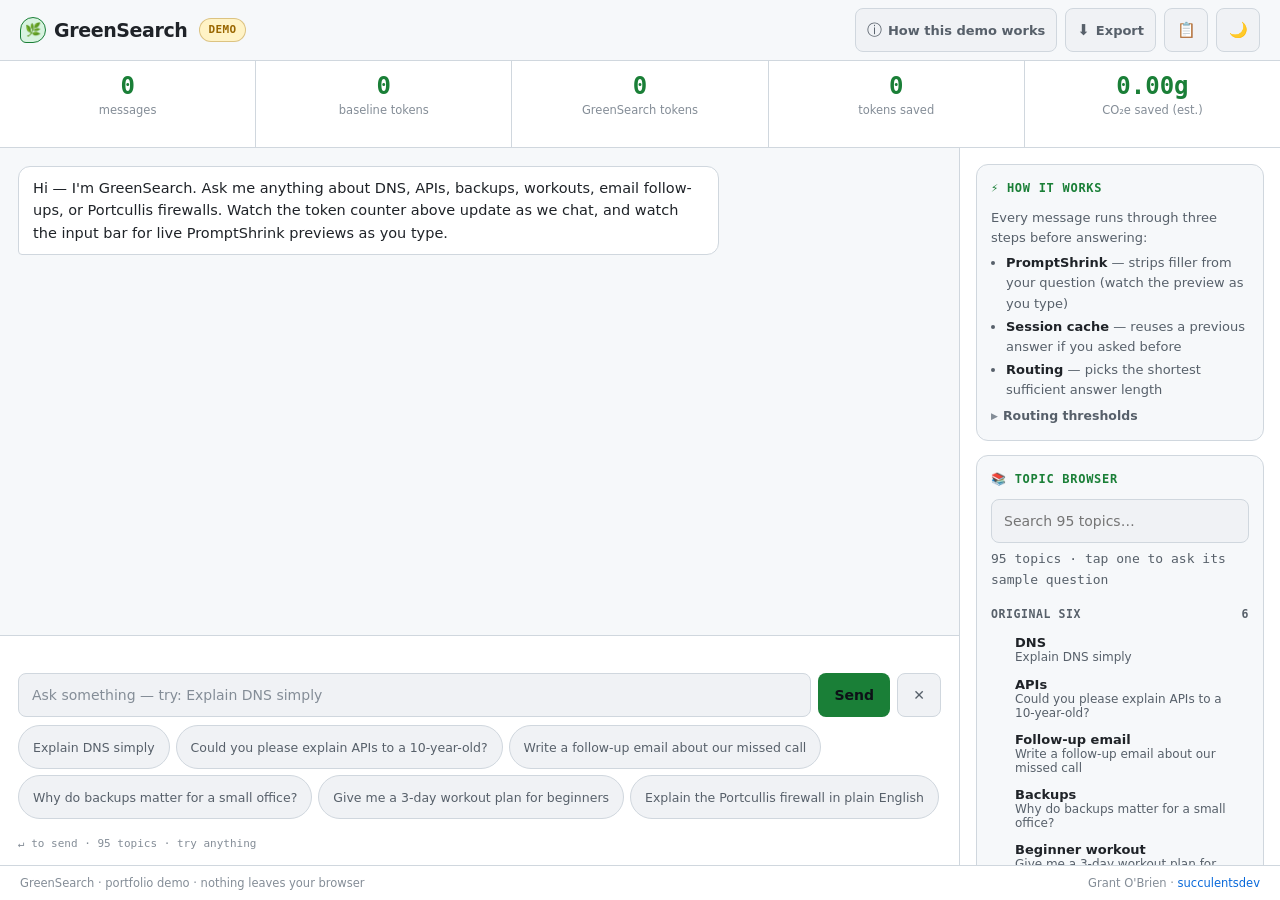
<file: index.html>
<!DOCTYPE html>
<html lang="en" data-theme="dark">
<head>
<meta charset="utf-8">
<meta name="viewport" content="width=device-width, initial-scale=1">
<title>GreenSearch — lower-carbon AI chat demo</title>
<style>
/* ── Tokens ── */
:root {
  --bg:#0d1117; --surface:#161b22; --surface2:#21262d;
  --border:#30363d; --border2:#444c56;
  --ink:#e6edf3; --ink2:#8b949e; --ink3:#6e7681;
  --teal:#3fb950; --teal-dim:#0d2818; --teal-glow:rgba(63,185,80,.18);
  --amber:#e3b341; --amber-dim:#2a1f00;
  --red:#f47067; --blue:#58a6ff; --purple:#d2a8ff;
  --user-bg:#1c2233; --user-border:#264380;
  --bot-bg:#161b22;
  --sp-bg:#0d2818; --sp-fg:#3fb950;
  --ca-bg:#2a1f00; --ca-fg:#e3b341;
  --fo-bg:#2a1218; --fo-fg:#f47067;
  --ch-bg:#0d1f38; --ch-fg:#58a6ff;
  --font-body:system-ui,sans-serif;
  --font-mono:ui-monospace,monospace;
  --r:12px; --rs:8px;
}
[data-theme="light"] {
  --bg:#f6f8fa; --surface:#ffffff; --surface2:#f0f2f5;
  --border:#d0d7de; --border2:#b0b7c0;
  --ink:#1f2328; --ink2:#57606a; --ink3:#848d97;
  --teal:#1a7f37; --teal-dim:#d8f3e0; --teal-glow:rgba(26,127,55,.12);
  --amber:#9a6700; --amber-dim:#fff3c6;
  --red:#cf222e; --blue:#0969da; --purple:#8250df;
  --user-bg:#e8f0fe; --user-border:#4f80c8;
  --bot-bg:#ffffff;
  --sp-bg:#d8f3e0; --sp-fg:#1a7f37;
  --ca-bg:#fff3c6; --ca-fg:#9a6700;
  --fo-bg:#ffd7d7; --fo-fg:#cf222e;
  --ch-bg:#ddf4ff; --ch-fg:#0969da;
}
*,*::before,*::after{box-sizing:border-box;margin:0;padding:0}
html{color-scheme:dark}
[data-theme="light"] html{color-scheme:light}
body{font-family:var(--font-body);background:var(--bg);color:var(--ink);font-size:15px;line-height:1.6;min-height:100vh}

/* ── Header ── */
.hd{border-bottom:1px solid var(--border);padding:8px 20px;display:flex;align-items:center;justify-content:space-between;gap:12px;flex-wrap:wrap;position:sticky;top:0;background:var(--bg);z-index:20;backdrop-filter:blur(8px)}
.hd-l{display:flex;align-items:center;gap:12px}
.logo{font-size:19px;font-weight:700;letter-spacing:-.4px;color:var(--ink);display:flex;align-items:center;gap:8px}
.logo-icon{width:26px;height:26px;background:var(--teal-dim);border:1.5px solid var(--teal);border-radius:50% 50% 50% 6px;display:flex;align-items:center;justify-content:center;font-size:13px;flex-shrink:0}
.demo-pill{font-size:11px;font-weight:600;font-family:var(--font-mono);padding:2px 8px;border-radius:999px;background:var(--amber-dim);color:var(--amber);border:1px solid color-mix(in srgb,var(--amber) 35%,transparent);letter-spacing:.04em}
.hd-r{display:flex;gap:8px;align-items:center}
.icon-btn{background:var(--surface2);border:1px solid var(--border);color:var(--ink2);border-radius:var(--rs);padding:5px 11px;cursor:pointer;font-size:15px;line-height:1;transition:background .15s;min-height:44px;min-width:44px;display:inline-flex;align-items:center;justify-content:center;gap:6px;font-family:var(--font-body)}
.icon-btn:hover{background:var(--border);color:var(--ink)}
.icon-btn .lbl{font-size:13px;font-weight:600}

/* ── Focus + screen-reader helpers ── */
:focus-visible{outline:2px solid var(--blue);outline-offset:2px}
.sr-only{position:absolute;width:1px;height:1px;padding:0;margin:-1px;overflow:hidden;clip:rect(0,0,0,0);white-space:nowrap;border:0}

/* ── Totals ── */
.totals{display:flex;flex-wrap:wrap;border-bottom:1px solid var(--border);background:var(--surface)}
.ti{flex:1;min-width:110px;padding:12px 18px;border-right:1px solid var(--border);text-align:center}
.ti:last-child{border-right:none}
.tn{font-size:24px;font-weight:700;font-family:var(--font-mono);color:var(--teal);display:block;line-height:1.1;transition:color .25s}
.tn.pop{color:var(--amber)}
.tl{font-size:11.5px;color:var(--ink3);margin-top:2px;display:block}
.te{font-size:10.5px;color:var(--teal);display:block;font-family:var(--font-mono);margin-top:1px;min-height:14px;opacity:.85}

/* ── Layout ── */
.main{display:grid;grid-template-columns:1fr 320px;height:calc(100vh - 120px);min-height:460px}
.side-toggle{display:none}
@media(min-width:821px){body{display:flex;flex-direction:column;height:100vh}.main{flex:1 1 auto;height:auto}}
@media(max-width:820px){
  .main{grid-template-columns:1fr;height:auto}
  .side-toggle{display:flex;order:-2;align-items:center;justify-content:space-between;gap:8px;width:100%;min-height:48px;padding:10px 18px;background:var(--surface);color:var(--ink);border:none;border-bottom:1px solid var(--border);font:600 14px var(--font-body);cursor:pointer;text-align:left}
  .side-toggle .chev{transition:transform .2s;color:var(--ink2)}
  .side-toggle[aria-expanded="true"] .chev{transform:rotate(180deg)}
  .sidebar{order:-1;border-right:none;border-bottom:1px solid var(--border);display:none}
  .sidebar.open{display:flex}
  .cs{min-height:55vh}
  .tb-list{max-height:50vh}
}

/* ── Chat panel ── */
.cp{display:flex;flex-direction:column;border-right:1px solid var(--border);overflow:hidden}
.cs{flex:1;overflow-y:auto;padding:18px;display:flex;flex-direction:column;gap:14px;scroll-behavior:smooth}
.cs::-webkit-scrollbar{width:5px}
.cs::-webkit-scrollbar-thumb{background:var(--border2);border-radius:3px}

/* Messages */
.mr{display:flex;flex-direction:column;gap:3px}
.mr.user{align-items:flex-end}
.mr.bot{align-items:flex-start}
.bubble{max-width:76%;padding:10px 14px;border-radius:var(--r);line-height:1.55;white-space:pre-wrap;word-break:break-word;font-size:14.5px}
.mr.user .bubble{background:var(--user-bg);border:1px solid var(--user-border);border-radius:var(--r) var(--r) 4px var(--r);color:var(--ink)}
.mr.bot .bubble{background:var(--bot-bg);border:1px solid var(--border);border-radius:var(--r) var(--r) var(--r) 4px}
.mr.bot .bubble.typing::after{content:'▋';animation:blink .7s steps(1) infinite;color:var(--teal)}
@keyframes blink{50%{opacity:0}}

/* Typing dots indicator */
.dots-bubble{background:var(--bot-bg);border:1px solid var(--border);border-radius:var(--r) var(--r) var(--r) 4px;padding:12px 16px;display:inline-flex;gap:5px;align-items:center}
.dot{width:7px;height:7px;border-radius:50%;background:var(--ink3);animation:dotpulse 1.2s infinite ease-in-out}
.dot:nth-child(2){animation-delay:.2s}
.dot:nth-child(3){animation-delay:.4s}
@keyframes dotpulse{0%,80%,100%{transform:scale(.7);opacity:.4}40%{transform:scale(1);opacity:1}}

/* Diff display */
.diff-row{font-size:12px;font-family:var(--font-mono);color:var(--ink3);margin:1px 0 4px;max-width:76%;line-height:1.7;padding:4px 8px;border-radius:6px;background:var(--surface2);border:1px solid var(--border)}
.dr{color:var(--red);text-decoration:line-through;opacity:.8}
.dk{color:var(--ink2)}
.da{color:var(--amber);font-style:italic}  /* added/substituted */
.diff-arrow{color:var(--ink3);margin:0 4px;font-style:normal}

/* Meta */
.mm{display:flex;flex-wrap:wrap;gap:5px;align-items:center;max-width:76%}
.tag{font-size:11px;font-weight:600;font-family:var(--font-mono);padding:2px 7px;border-radius:999px;white-space:nowrap;letter-spacing:.02em}
.ts{background:var(--sp-bg);color:var(--sp-fg)}
.tc{background:var(--ca-bg);color:var(--ca-fg)}
.tf{background:var(--fo-bg);color:var(--fo-fg)}
.tx{background:var(--ch-bg);color:var(--ch-fg)}
.spill{font-size:11px;font-weight:600;font-family:var(--font-mono);padding:2px 7px;border-radius:999px;background:var(--teal-dim);color:var(--teal);border:1px solid color-mix(in srgb,var(--teal) 28%,transparent)}
.spill.mid{background:var(--amber-dim);color:var(--amber);border-color:color-mix(in srgb,var(--amber) 28%,transparent)}
.tok-tag{background:var(--surface2);border:1px solid var(--border);color:var(--ink3)}
.tag[title]{cursor:help;position:relative}
.tag[title]:hover::after{content:attr(title);position:absolute;bottom:calc(100% + 6px);left:50%;transform:translateX(-50%);background:var(--surface2);border:1px solid var(--border2);color:var(--ink);font-size:11px;font-family:var(--font-mono);font-weight:400;padding:5px 9px;border-radius:6px;white-space:nowrap;z-index:50;pointer-events:none;box-shadow:0 4px 12px rgba(0,0,0,.3)}
.tag[title]:hover::before{content:'';position:absolute;bottom:calc(100% + 1px);left:50%;transform:translateX(-50%);border:5px solid transparent;border-top-color:var(--border2);z-index:51;pointer-events:none}

/* Input area */
.ia{padding:12px 18px;border-top:1px solid var(--border);background:var(--surface)}
.ip-bar{display:flex;align-items:center;justify-content:space-between;min-height:18px;margin-bottom:7px}
.ip-preview{font-size:12px;font-family:var(--font-mono);color:var(--ink3);transition:color .2s;flex:1}
.ip-preview.active{color:var(--teal)}
.ip-preview .px{color:var(--red);text-decoration:line-through;opacity:.75}
.ip-count{font-size:11px;font-family:var(--font-mono);color:var(--ink3);white-space:nowrap;margin-left:10px}
.ir{display:flex;gap:7px}
.ir input{flex:1;background:var(--surface2);border:1px solid var(--border);color:var(--ink);border-radius:var(--rs);padding:9px 13px;font-size:14px;font-family:var(--font-body);outline:none;transition:border-color .15s,box-shadow .15s}
.ir input::placeholder{color:var(--ink3)}
.ir input:focus{border-color:var(--teal);box-shadow:0 0 0 3px var(--teal-glow)}
.btn-s{background:var(--teal);color:#0d1117;border:none;border-radius:var(--rs);padding:9px 16px;font-weight:700;font-size:14px;cursor:pointer;font-family:var(--font-body);transition:filter .15s,transform .1s;white-space:nowrap}
.btn-s:hover{filter:brightness(1.1)}
.btn-s:active{transform:scale(.97)}
.btn-cl{background:var(--surface2);border:1px solid var(--border);color:var(--ink2);border-radius:var(--rs);padding:9px 12px;font-size:14px;cursor:pointer;font-family:var(--font-body);transition:background .15s}
.btn-cl:hover{background:var(--border)}
.chips{display:flex;flex-wrap:wrap;gap:6px;margin-top:8px}
.chip{background:var(--surface2);border:1px solid var(--border);color:var(--ink2);border-radius:999px;padding:4px 11px;font-size:12.5px;cursor:pointer;font-family:var(--font-body);transition:border-color .15s,color .15s;white-space:nowrap}
.chip:hover{border-color:var(--teal);color:var(--teal)}
.hint{font-size:11px;color:var(--ink3);margin-top:6px;font-family:var(--font-mono)}
.shrink-bar{height:3px;border-radius:2px;background:var(--border);margin-top:7px;overflow:hidden;opacity:0;transition:opacity .3s}
.shrink-bar.active{opacity:1}
.shrink-bar-fill{height:100%;border-radius:2px;background:linear-gradient(90deg,var(--teal),var(--amber));width:0%;transition:width .35s cubic-bezier(.4,0,.2,1)}
.btn-s,.btn-cl{min-height:44px;min-width:44px}
.chip{min-height:44px;padding:6px 14px}

/* Turns + per-message actions */
.turn{display:flex;flex-direction:column;gap:14px}
.acts{display:flex;flex-wrap:wrap;gap:4px}
.act{min-height:44px;min-width:44px;padding:0 12px;background:transparent;border:1px solid transparent;color:var(--ink2);border-radius:var(--rs);font-size:12.5px;font-family:var(--font-body);cursor:pointer;transition:background .15s,border-color .15s}
.act:hover{background:var(--surface2);border-color:var(--border);color:var(--ink)}
.mm .act{margin-left:2px}
.edit-box{display:flex;flex-direction:column;gap:6px;width:min(560px,92%)}
.edit-box textarea{background:var(--surface2);border:1px solid var(--teal);color:var(--ink);border-radius:var(--rs);padding:9px 12px;font:14px/1.5 var(--font-body);resize:vertical;min-height:80px}
.edit-box .acts{justify-content:flex-end}
.edit-box .act.save{background:var(--teal);color:#0d1117;font-weight:700}
.restore-note{align-self:center;font-size:12px;font-family:var(--font-mono);color:var(--ink2);background:var(--surface2);border:1px dashed var(--border2);border-radius:999px;padding:4px 12px}

/* Topic browser */
.tb-search{width:100%;min-height:44px;background:var(--surface2);border:1px solid var(--border);color:var(--ink);border-radius:var(--rs);padding:8px 12px;font:14px var(--font-body)}
.tb-search:focus{border-color:var(--teal);box-shadow:0 0 0 3px var(--teal-glow);outline:none}
.tb-count{font-size:11.5px;font-family:var(--font-mono);color:var(--ink2);margin:6px 0 4px}
.tb-list{max-height:340px;overflow-y:auto;margin:0 -4px;padding:0 4px}
.tb-cat{font-size:11.5px;font-weight:700;font-family:var(--font-mono);color:var(--ink2);text-transform:uppercase;letter-spacing:.05em;margin:10px 0 4px;display:flex;justify-content:space-between}
.tb-group ul{list-style:none;padding:0}
.panel .tb-group li{margin:0}
.tb-item{display:block;width:100%;min-height:44px;text-align:left;background:transparent;border:1px solid transparent;border-radius:var(--rs);padding:5px 8px;cursor:pointer;color:var(--ink);font-family:var(--font-body)}
.tb-item:hover{background:var(--surface2);border-color:var(--border)}
.tb-name{display:block;font-size:13px;font-weight:600}
.tb-q{display:block;font-size:12px;color:var(--ink2)}

/* How-this-demo-works overlay */
dialog.how{margin:auto;max-width:640px;width:calc(100% - 32px);max-height:88vh;background:var(--surface);color:var(--ink);border:1px solid var(--border2);border-radius:var(--r);padding:0;box-shadow:0 12px 40px rgba(0,0,0,.45)}
dialog.how::backdrop{background:rgba(0,0,0,.6)}
.how-in{padding:20px 22px;overflow-y:auto;max-height:88vh}
.how-hd{display:flex;justify-content:space-between;align-items:center;gap:12px;margin-bottom:6px}
.how h2{font-size:18px}
.how h3{font-size:14px;color:var(--teal);margin:16px 0 4px}
.how p,.how li{font-size:14px;color:var(--ink2);line-height:1.6}
.how ul{padding-left:18px}
.how b,.how code{color:var(--ink)}
.how code{font-family:var(--font-mono);font-size:12.5px;background:var(--surface2);padding:1px 5px;border-radius:4px}

/* ── Sidebar ── */
.sidebar{overflow-y:auto;background:var(--surface);padding:16px;display:flex;flex-direction:column;gap:14px}
.sidebar::-webkit-scrollbar{width:4px}
.sidebar::-webkit-scrollbar-thumb{background:var(--border2);border-radius:2px}
.panel{border:1px solid var(--border);border-radius:var(--r);padding:14px;background:var(--bg)}
.pt{font-size:12px;font-weight:700;font-family:var(--font-mono);color:var(--teal);letter-spacing:.06em;text-transform:uppercase;margin-bottom:10px;display:flex;align-items:center;gap:6px}
.panel p,.panel li{font-size:13px;color:var(--ink2);line-height:1.55;margin-bottom:5px}
.panel ul{padding-left:15px}
.panel li{margin-bottom:3px}
.panel b{color:var(--ink);font-weight:600}
.callout{background:var(--amber-dim);border:1px solid color-mix(in srgb,var(--amber) 30%,transparent);border-radius:var(--rs);padding:9px 11px;font-size:12.5px;color:var(--ink2);line-height:1.5;margin:7px 0}
.callout b{color:var(--amber)}
details{margin-top:6px}
summary{cursor:pointer;font-size:12.5px;font-weight:600;color:var(--ink2);list-style:none;display:flex;align-items:center;gap:5px;user-select:none}
summary::before{content:'▶';font-size:9px;transition:transform .2s;color:var(--ink3)}
details[open] summary::before{transform:rotate(90deg)}
details p{margin-top:7px}
.sr{display:flex;justify-content:space-between;align-items:center;padding:5px 0;border-bottom:1px solid var(--border);font-size:12.5px}
.sr:last-child{border-bottom:none}
.sv{font-family:var(--font-mono);color:var(--teal);font-weight:600}
a{color:var(--blue);text-decoration:none}
a:hover{text-decoration:underline}

/* History accordion */
.hist-item{border-top:1px solid var(--border);padding:6px 0;cursor:pointer;font-size:12px;display:block;width:100%;min-height:44px;background:none;border-left:none;border-right:none;border-bottom:none;text-align:left;color:inherit;font-family:var(--font-body)}
.hist-item .hi{display:flex;justify-content:space-between;align-items:center;gap:6px}
.hist-q{color:var(--ink2);white-space:nowrap;overflow:hidden;text-overflow:ellipsis;flex:1;font-size:12px}
.hist-pct{font-family:var(--font-mono);color:var(--teal);font-size:11px;font-weight:600;white-space:nowrap}
.hist-meta{font-size:11px;color:var(--ink3);font-family:var(--font-mono);margin-top:3px;display:none}
.hist-item.open .hist-meta{display:block}

/* ── Footer ── */
.ft{border-top:1px solid var(--border);padding:8px 20px;font-size:11.5px;color:var(--ink3);display:flex;gap:10px;flex-wrap:wrap;justify-content:space-between;background:var(--surface)}

/* ── Cache flash ── */
.cf{position:fixed;top:50%;left:50%;transform:translate(-50%,-50%) scale(.88);background:var(--ch-bg);border:1.5px solid var(--blue);color:var(--blue);border-radius:var(--r);padding:9px 18px;font-family:var(--font-mono);font-weight:700;font-size:14px;pointer-events:none;opacity:0;transition:opacity .18s,transform .22s;z-index:200;white-space:nowrap}
.cf.show{opacity:1;transform:translate(-50%,-50%) scale(1)}

/* ── Copy toast ── */
.toast{position:fixed;bottom:28px;left:50%;transform:translateX(-50%) translateY(8px);background:var(--surface2);border:1px solid var(--border2);color:var(--ink);border-radius:var(--rs);padding:8px 16px;font-size:13px;opacity:0;transition:opacity .2s,transform .2s;z-index:200;pointer-events:none}
.toast.show{opacity:1;transform:translateX(-50%) translateY(0)}

@media(max-width:540px){
  .ti{min-width:80px;padding:8px 10px}
  .tn{font-size:19px}
  .bubble{max-width:92%}
  .mm{max-width:92%}
  .diff-row{max-width:92%}
  .hd{padding:8px 14px}
  .hd .lbl{display:none}
  .edit-box{width:100%}
}
@media(prefers-reduced-motion:reduce){
  *{animation:none!important;transition:none!important}
}
</style>
</head>
<body>

<header class="hd">
  <div class="hd-l">
    <div class="logo"><div class="logo-icon" aria-hidden="true">🌿</div>GreenSearch</div>
    <span class="demo-pill">DEMO</span>
  </div>
  <div class="hd-r">
    <button class="icon-btn" id="how-btn" type="button" aria-label="How this demo works" aria-haspopup="dialog" title="How this demo works"><span aria-hidden="true">ⓘ</span><span class="lbl">How this demo works</span></button>
    <button class="icon-btn" id="export-btn" type="button" aria-label="Export chat as a Markdown file" title="Export chat (.md)"><span aria-hidden="true">⬇</span><span class="lbl">Export</span></button>
    <button class="icon-btn" id="copy-btn" type="button" aria-label="Copy session stats" title="Copy session stats"><span aria-hidden="true">📋</span></button>
    <button class="icon-btn" id="theme-btn" type="button" aria-label="Toggle theme" title="Toggle light/dark">🌙</button>
  </div>
</header>

<div class="totals" id="totals" aria-label="Session totals">
  <div class="ti"><span class="tn" id="t-calls">0</span><span class="tl">messages</span></div>
  <div class="ti"><span class="tn" id="t-base">0</span><span class="tl">baseline tokens</span></div>
  <div class="ti"><span class="tn" id="t-green">0</span><span class="tl">GreenSearch tokens</span></div>
  <div class="ti"><span class="tn" id="t-saved">0</span><span class="tl">tokens saved</span></div>
  <div class="ti"><span class="tn" id="t-co2">0.00g</span><span class="tl">CO₂e saved (est.)</span><span class="te" id="t-eq"></span></div>
</div>

<div class="main">
  <button class="side-toggle" id="side-toggle" type="button" aria-expanded="false" aria-controls="sidebar"><span>📚 Topics, stats &amp; how it works</span><span class="chev" aria-hidden="true">▾</span></button>
  <div class="cp">
    <div class="cs" id="chat" role="region" aria-label="Conversation"></div>
    <div class="sr-only" id="sr-live" aria-live="polite" aria-atomic="true"></div>
    <div class="ia">
      <div class="ip-bar">
        <div class="ip-preview" id="ip-prev"></div>
        <div class="ip-count" id="ip-cnt"></div>
      </div>
      <div class="ir">
        <input id="ci" type="text" placeholder="Ask something — try: Explain DNS simply" autocomplete="off" aria-label="Your question">
        <button class="btn-s" id="sb" type="button">Send</button>
        <button class="btn-cl" id="cb" type="button" title="Clear chat" aria-label="Clear chat and saved session">✕</button>
      </div>
      <div class="chips" id="chips" role="group" aria-label="Sample questions"></div>
      <div class="shrink-bar" id="shrink-bar"><div class="shrink-bar-fill" id="shrink-bar-fill"></div></div>
      <p class="hint">↵ to send · 95 topics · try anything</p>
    </div>
  </div>

  <aside class="sidebar" id="sidebar" aria-label="About GreenSearch">
    <div class="panel">
      <div class="pt">⚡ How it works</div>
      <p>Every message runs through three steps before answering:</p>
      <ul>
        <li><b>PromptShrink</b> — strips filler from your question (watch the preview as you type)</li>
        <li><b>Session cache</b> — reuses a previous answer if you asked before</li>
        <li><b>Routing</b> — picks the shortest sufficient answer length</li>
      </ul>
      <details>
        <summary>Routing thresholds</summary>
        <p><b>🌱 Sprout</b> ≤12 words → ~2 sentences<br>
        <b>🌿 Canopy</b> 13–34 words → ~4 sentences<br>
        <b>🌲 Forest</b> 35+ words, complexity marker, or 2+ questions → ~6 sentences</p>
      </details>
    </div>

    <div class="panel" id="topic-panel">
      <div class="pt"><label for="tb-search">📚 Topic browser</label></div>
      <input class="tb-search" id="tb-search" type="search" placeholder="Search 95 topics…" autocomplete="off" aria-label="Search topics" aria-controls="tb-list">
      <p class="tb-count" id="tb-count" role="status"></p>
      <div class="tb-list" id="tb-list"></div>
    </div>

    <div class="panel">
      <div class="pt">🌍 Finland &amp; carbon</div>
      <p>Designed to run on nearly carbon-free electricity. Reference: <b>Google Cloud Finland — 98% carbon-free, 30 gCO₂eq/kWh.</b></p>
      <div class="callout"><b>Note:</b> this demo runs in your browser, not in Finland. Savings shown come from fewer tokens only. Clean-energy hosting is a separate lever for a live version.</div>
      <p style="font-size:12px"><a href="https://cloud.google.com/sustainability/region-carbon" target="_blank" rel="noopener">Google Cloud region carbon data ↗</a></p>
      <details>
        <summary>How numbers are calculated</summary>
        <p><b>Tokens:</b> words × 1.33, min 1.<br><b>CO₂e:</b> tokens × 0.0018 g.<br>
        <b>Baseline:</b> original question + Forest answer, no trimming or routing.<br>
        <b>GreenSearch:</b> shrunk question + routed answer (0 on cache hit).<br>
        Published per-prompt figures for real models differ by 10× or more.</p>
      </details>
      <details>
        <summary>Honest limits</summary>
        <p>No live model. Answers are pre-written for 95 topics. Anything outside the library gets an honest fallback, not a made-up answer.</p>
      </details>
    </div>

    <div class="panel" id="stats-panel" style="display:none">
      <div class="pt">📊 This session</div>
      <div id="live-stats"></div>
    </div>

    <div class="panel" id="hist-panel" style="display:none">
      <div class="pt">🕑 Message history</div>
      <div id="hist-list"></div>
    </div>
  </aside>
</div>

<div class="ft">
  <span>GreenSearch · portfolio demo · nothing leaves your browser</span>
  <span>Grant O'Brien · <a href="https://github.com/succulentsdev" target="_blank" rel="noopener">succulentsdev</a></span>
</div>

<div class="cf" id="cache-flash" aria-hidden="true">⚡ Cache hit — 0 new tokens</div>
<div class="toast" id="toast" role="status"></div>

<dialog class="how" id="how-dlg" aria-labelledby="how-title">
  <div class="how-in">
    <div class="how-hd">
      <h2 id="how-title">How this demo works</h2>
      <button class="icon-btn" id="how-close" type="button" aria-label="Close how this demo works">✕</button>
    </div>
    <h3>Canned answers, not a live model</h3>
    <p>Every answer on this page is a pre-written template. There are 95 topics: six hand-written in three lengths (email follow-ups, APIs, workouts, backups, Portcullis firewalls, DNS) and 89 more, each one written once and cut to 2, 4 or 6 sentences depending on the route. No model reads your question. A question outside the library gets an honest "not in the library" reply, never a made-up answer.</p>
    <h3>What the steps really do</h3>
    <ul>
      <li><b>PromptShrink</b> runs on your actual text: it removes filler and wordy phrases and leaves code blocks alone.</li>
      <li><b>Routing</b> picks Sprout, Canopy or Forest from word count, complexity words and question marks.</li>
      <li><b>Session cache</b> reuses an earlier answer when the trimmed question matches one you already asked. <b>Regenerate</b> skips the cache.</li>
    </ul>
    <h3>The numbers are estimates</h3>
    <ul>
      <li><b>Tokens</b> are estimated as words × 1.33 (minimum 1). There is no real tokenizer.</li>
      <li><b>CO₂e</b> is tokens × 0.0018 g. That factor is an assumption, not a measurement of any data centre.</li>
      <li><b>The baseline is assumed, not measured.</b> It counts your original question plus the Forest (longest) answer, with no trimming, routing or reuse. It is not a measured ChatGPT or Gemini comparison. Published per-prompt figures for real models vary by 10× or more.</li>
    </ul>
    <h3>The live study is waiting for an API key</h3>
    <p>The repo includes a baseline study script (<code>scripts/baseline_study.py</code>) that can measure real token counts against a live model. It needs an API key, which this project does not have yet, so no live results exist. The repo's current <code>BASELINE.md</code> uses the offline canned provider and says so. No live numbers have been made up to fill the gap.</p>
    <h3>What would change with a live model</h3>
    <ul>
      <li><b>A backend.</b> An API key can't safely sit in a browser page, so a small server would make the model calls.</li>
      <li><b>A real tokenizer.</b> Token counts would come from the model provider instead of words × 1.33.</li>
      <li><b>A logprob cascade.</b> A small model answers first, and the question goes to a larger model only when the small model's own token log-probabilities show low confidence. The Python package sketches this, but this page doesn't use it.</li>
      <li><b>Finland hosting.</b> Running in Google Cloud Finland (europe-north1, about 98% carbon-free energy) is a separate lever on top of token savings. This page runs on your device, not in Finland.</li>
      <li>All the savings would need to be measured again. The percentages shown here would not carry over automatically.</li>
    </ul>
    <h3>Privacy</h3>
    <p>The whole demo runs in your browser from this one file. It makes no network requests, uses no analytics, and loads no outside fonts or images. Your chat is saved only in this browser's localStorage, under the key <code>greensearch-demo-v1</code>. The ✕ Clear button deletes it. The two external links on the page open only if you click them.</p>
  </div>
</dialog>

<script>
/* ═══════════════════════════════════════════════
   Pure logic — same module.exports contract
═══════════════════════════════════════════════ */
function shrinkSegment(raw) {
  var s = ' ' + raw + ' ';
  var fillers = [
    'i was just wondering if you could possibly','i was just wondering if','just wondering if',
    "i hope you're doing well",'i hope you are doing well',
    'i would appreciate it if you could','i would like you to','i was hoping you could',
    'could you please kindly','could you please','would you please','can you please','please kindly',
    'thank you so much in advance','thanks so much',
    'it is important to note that','please note that','note that',
    'in my opinion','i think that','i believe that',
    'as mentioned before','as i mentioned earlier',
    'to be honest','frankly speaking','in summary','to summarize',
    'hi there','hello','and also','in other words',
    'basically','actually','honestly','obviously','really','very','please','just'
  ];
  fillers.forEach(function(p){
    var re=new RegExp('\\b'+p.replace(/[.*+?^${}()|[\]\\]/g,'\\$&').replace(/ /g,'\\s+')+'\\b','gi');
    s=s.replace(re,'');
  });
  var verbose=[
    ['due to the fact that','because'],['in spite of the fact that','although'],
    ['in order to','to'],['at this point in time','now'],['at the present time','now'],
    ['in the event that','if'],['for the purpose of','for'],
    ['a large number of','many'],['has the ability to','can'],['is able to','can'],
    ['each and every','each'],['first and foremost','first'],
    ['prior to','before'],['subsequent to','after'],
    ['with regard to','about'],['with respect to','about'],
    ['in the near future','soon'],['on a regular basis','regularly']
  ];
  verbose.forEach(function(pair){
    var re=new RegExp('\\b'+pair[0].replace(/ /g,'\\s+')+'\\b','gi');
    s=s.replace(re,pair[1]);
  });
  s=s.replace(/\s+/g,' ').trim();
  s=s.replace(/\s+([.,!?;:])/g,'$1');
  s=s.replace(/,([.!?])/g,'$1');
  s=s.replace(/,\s*$/,'');
  s=s.replace(/([.!?])[.!?]+/g,'$1');
  s=s.replace(/^[^A-Za-z0-9]+/,'');
  if(s) s=s.replace(/(^|[.!?]\s+)([a-z])/g,function(m,p,c){return p+c.toUpperCase();});
  return s;
}
function shrinkPrompt(raw){
  var lines=raw.split('\n');
  // Strip trailing blank lines, then a sign-off line, then a bare name line above it.
  while(lines.length&&!lines[lines.length-1].trim())lines.pop();
  var soRe=/^(best regards|kind regards|regards|cheers|sincerely|thanks|thank you)[,.]?(\s+[A-Za-z][A-Za-z .\-]{0,39})?\s*$/i;
  var nameRe=/^[A-Za-z][A-Za-z .\-]{0,39}$/;
  if(lines.length>=2){
    var last=lines[lines.length-1].trim(),prev=lines[lines.length-2].trim();
    if(soRe.test(prev)&&nameRe.test(last)&&last.split(/\s+/).length<=4){
      lines.pop();lines.pop();
    } else if(soRe.test(last)){
      lines.pop();
    }
  } else if(lines.length===1&&soRe.test(lines[0].trim())){
    lines.pop();
  }
  while(lines.length&&!lines[lines.length-1].trim())lines.pop();
  var cleaned=lines.join('\n');
  return cleaned.split(/(```[\s\S]*?```)/g).map(function(p){return p.startsWith('```')?p:shrinkSegment(p);}).join('').replace(/[ \t]+\n/g,'\n').trim();
}

/* LCS-based word diff with punctuation-normalised matching */
function normWord(w){return w.toLowerCase().replace(/[^a-z0-9]/g,'');}
function wordDiff(raw,shrunk){
  if(raw===shrunk)return null;
  var a=raw.split(/\s+/),b=shrunk.split(/\s+/);
  var na=a.map(normWord),nb=b.map(normWord);
  var m=a.length,n=b.length;
  var dp=[];
  for(var i=0;i<=m;i++){dp[i]=new Array(n+1).fill(0);}
  for(var i=1;i<=m;i++)for(var j=1;j<=n;j++)
    dp[i][j]=na[i-1]===nb[j-1]?dp[i-1][j-1]+1:Math.max(dp[i-1][j],dp[i][j-1]);
  var tokens=[],i=m,j=n;
  while(i>0&&j>0){
    if(na[i-1]===nb[j-1]){tokens.unshift({w:a[i-1],t:'k'});i--;j--;}
    else if(dp[i-1][j]>=dp[i][j-1]){tokens.unshift({w:a[i-1],t:'r'});i--;}
    else j--;
  }
  while(i>0){tokens.unshift({w:a[i-1],t:'r'});i--;}
  /* words in shrunk not matched in raw = substitutions */
  var rawNorm=new Set(na);
  var added=b.filter(function(w){return!rawNorm.has(normWord(w));});
  return{tokens:tokens,added:added};
}

function stripCodeFences(text){return text.replace(/```[\s\S]*?```/g,' ');}
function proseWordCount(text){var p=stripCodeFences(text).trim();return p?p.split(/\s+/).length:0;}
var SPROUT_MAX=12,FOREST_MIN=35;
var COMPLEXITY_MARKERS=['compare','pros and cons','versus','in detail','step by step','trade-off','trade-offs','explain both'];
function routeMode(shrunk){
  var prose=stripCodeFences(shrunk),p=prose.toLowerCase(),words=proseWordCount(shrunk);
  var hasMarker=COMPLEXITY_MARKERS.some(function(m){return p.indexOf(m)>-1;});
  var qCount=(prose.match(/\?/g)||[]).length;
  if(hasMarker||qCount>=2||words>=FOREST_MIN)return'forest';
  if(words<=SPROUT_MAX)return'sprout';
  return'canopy';
}
/* Expanded topic library (89 topics, from spec/templates.json) */
var EXPANDED_TOPICS=[
  {id:"password",kw:[/\bpasswords?\b/i,/\bpassphrase\b/i],a:"A strong password is at least 12 characters and mixes letters, numbers, and symbols so it cannot be guessed or brute-forced quickly. A password manager generates and stores unique passwords for every account, so you only memorize one master password. Never reuse passwords across sites, because one breach hands attackers the key to every account that shares it. Turn on two-factor authentication wherever it is offered \u2014 it adds a second check even if your password leaks. Change a password immediately if a service reports a breach, and check haveibeenpwned.com to see if your email has appeared in known leaks. Treat your master password like a house key: long, unique, and never written on a sticky note."},
  {id:"vpn",kw:[/\bvpns?\b/i,/\bvirtual private network\b/i],a:"A VPN encrypts your internet traffic and routes it through a server elsewhere, so your ISP and anyone on the same Wi-Fi cannot see what you are doing. It is useful on public Wi-Fi, for bypassing region locks, and for keeping your browsing private from your network provider. A VPN does not make you anonymous \u2014 the VPN provider can still see your traffic, so pick one with a no-logs policy and an independent audit. It will not protect you from phishing, malware, or a site that already has your data. Speed usually drops a little because traffic takes an extra hop, and some streaming services block known VPN addresses. Think of it as a private tunnel, not an invisibility cloak."},
  {id:"cloud",kw:[/\bcloud computing\b/i,/\bcloud storage\b/i,/\bthe cloud\b/i],a:"Cloud computing means using someone else's servers over the internet instead of buying and maintaining your own hardware. You rent exactly the compute, storage, or services you need, and scale up or down without buying new equipment. The main models are IaaS (virtual machines you manage), PaaS (a platform that handles the infrastructure), and SaaS (finished software you just log into). Benefits include lower upfront cost, automatic backups, and access from anywhere with internet. The trade-offs are ongoing subscription costs, dependence on your provider's uptime, and the fact that your data lives on someone else's machines. For most small businesses, cloud storage and SaaS tools are the easiest starting point."},
  {id:"ml",kw:[/\bmachine learning\b/i,/\bml\b/i,/\bneural networks?\b/i],a:"Machine learning is a branch of AI where a program learns patterns from data instead of following hand-written rules. You feed it labeled examples \u2014 thousands of photos tagged 'cat' or 'dog' \u2014 and it finds the features that distinguish them. A neural network is one popular approach: layers of simple math functions that adjust their weights during training until predictions improve. The result is a model that can classify new data it has never seen, though it only works well on inputs similar to its training set. Overfitting happens when the model memorizes training data instead of learning general patterns, which is why you always test on data held back from training. The field is powerful but not magic \u2014 garbage data in means garbage predictions out."},
  {id:"blockchain",kw:[/\bblockchains?\b/i,/\bcryptocurrenc(?:y|ies)\b/i,/\bbitcoin\b/i,/\bethereum\b/i],a:"A blockchain is a shared ledger where every transaction is recorded in blocks that are chained together cryptographically, so changing one old record would break the chain and get noticed. Bitcoin uses this to let strangers transfer value without a bank in the middle \u2014 the network agrees on who owns what through a consensus process. Ethereum extended the idea with smart contracts: programs that run automatically when conditions are met, no middleman needed. The trade-off is speed and energy: proof-of-work blockchains use enormous amounts of electricity, though newer proof-of-stake systems are far more efficient. Cryptocurrencies are volatile and largely unregulated, so treat them as speculative investments, not savings accounts. The underlying technology \u2014 tamper-evident shared records \u2014 has uses beyond currency, from supply-chain tracking to voting."},
  {id:"cybersecurity",kw:[/\bcybersecurity\b/i,/\bcyber security\b/i,/\bhacking\b/i,/\bphishing\b/i],a:"Cybersecurity is the practice of protecting systems, networks, and data from unauthorized access or damage. The most common attack vector is phishing \u2014 fake emails or messages that trick people into clicking a link or entering credentials \u2014 and it works because it targets humans, not software. Keep software updated, because patches fix known vulnerabilities that attackers scan for. Use strong unique passwords with a manager, enable two-factor authentication, and back up your data so ransomware cannot hold it hostage. For businesses, the biggest risk is usually an untrained employee clicking the wrong link, so regular awareness training matters more than expensive tools. Think of security as layers: no single measure is enough, but together they make an attacker's job much harder."},
  {id:"cookies",kw:[/\bcookies\b/i,/\btracking cookies\b/i,/\bweb cookies\b/i],a:"A web cookie is a small text file a website stores in your browser to remember information between visits. Session cookies keep you logged in as you click through pages, and they disappear when you close the browser. Persistent cookies remember preferences or shopping carts across visits, which is why a site can greet you by name days later. Third-party tracking cookies are set by advertisers embedded on many sites, letting them follow your browsing across the web to build an ad profile. Most browsers now block third-party cookies by default, and regulations like GDPR require sites to ask your consent before setting non-essential ones. Clearing cookies logs you out of everything and resets preferences, but it also removes trackers."},
  {id:"ram",kw:[/\bram\b/i,/\bmemory vs storage\b/i,/\bram vs\b/i],a:"RAM (random access memory) is your computer's short-term workspace \u2014 it holds whatever you are actively using so the processor can reach it fast. Storage (a hard drive or SSD) is the long-term filing cabinet where files live even when the power is off. RAM is much faster but loses everything when you shut down, while storage is slower but permanent. When you open a program, it loads from storage into RAM; when you save, it writes from RAM back to storage. If you run out of RAM, the system swaps data to storage, which slows everything down dramatically. For most people, 8 GB of RAM handles everyday tasks, 16 GB is comfortable for multitasking, and 32 GB or more is for video editing or heavy development."},
  {id:"git",kw:[/\bgit\b/i,/\bversion control\b/i,/\bgithub\b/i],a:"Git is a version control system that tracks every change to your code so you can go back to any previous state. Each save point is called a commit, and commits form a history you can browse, compare, or revert. Branches let you work on a feature without touching the main codebase, then merge it back when it is ready. GitHub, GitLab, and Bitbucket are hosting platforms that store your Git repositories online and add collaboration features like pull requests and issue tracking. The basic workflow is: make changes, stage them, commit with a message explaining what you did, and push to the remote. Even solo developers benefit from Git, because it turns 'I broke everything and cannot undo it' into a one-command fix."},
  {id:"linux",kw:[/\blinux\b/i,/\bubuntu\b/i,/\bcommand line\b/i,/\bterminal\b/i],a:"Linux is a free, open-source operating system used on everything from phones (Android) to most of the world's servers and supercomputers. Unlike Windows or macOS, anyone can inspect, modify, and distribute its source code. Distributions like Ubuntu, Fedora, and Debian package the Linux kernel with different desktop environments and default software to suit different users. The command line (terminal) is where Linux shines: you can automate tasks, manage servers, and install software with a few typed commands. Common commands to start with are ls (list files), cd (change directory), cp (copy), mv (move), and man (read the manual for any command). If you are comfortable in a terminal, Linux gives you more control than any other desktop OS."},
  {id:"http",kw:[/\bhttps?\b/i,/\bssl\b/i,/\btls\b/i],a:"HTTP is the protocol your browser uses to request web pages from a server, and HTTPS is the secure version that encrypts the connection with TLS. When you see the padlock icon in your address bar, it means HTTPS is active and nobody between you and the server can read or tamper with the data in transit. Without HTTPS, anyone on the same network \u2014 a coffee-shop hacker, your ISP \u2014 can see exactly what you send and receive, including passwords and form data. TLS works by the server presenting a certificate that proves its identity, then both sides agreeing on encryption keys for the session. Every modern website should use HTTPS; browsers now warn you when a site does not. If you run a site, free certificates from Let's Encrypt make there no excuse to skip it."},
  {id:"encryption",kw:[/\bencryption\b/i,/\bencrypt\b/i,/\bdecrypt\b/i,/\bcryptography\b/i],a:"Encryption scrambles data so only someone with the right key can read it, turning readable text into gibberish that is useless to anyone who intercepts it. Symmetric encryption uses the same key to lock and unlock, which is fast but means both sides need to share that key securely. Asymmetric encryption uses a public key anyone can see and a private key only you hold \u2014 someone encrypts a message with your public key, and only your private key can decrypt it. HTTPS, messaging apps, and disk encryption all rely on these building blocks. End-to-end encryption means only the sender and receiver can read the messages, not even the service provider in the middle. The main risk is losing your key: encrypted data without its key is gone for good."},
  {id:"database",kw:[/\bdatabases?\b/i,/\bsql\b/i,/\bnosql\b/i,/\bmysql\b/i,/\bpostgres\b/i],a:"A database is organized storage designed to let you find, add, update, and delete data efficiently. Relational databases like PostgreSQL and MySQL store data in tables with rows and columns, linked by keys, and you query them with SQL. NoSQL databases like MongoDB store flexible documents (JSON-like), which is handy when your data does not fit neatly into fixed columns. Relational databases are best when data integrity and complex queries matter, like financial records. NoSQL is better for rapidly changing schemas, large-scale horizontal scaling, or document-heavy workloads. For most projects, start with a relational database \u2014 it handles the widest range of needs, and you can always add a specialized store later."},
  {id:"docker",kw:[/\bdocker\b/i,/\bcontainers?\b/i,/\bkubernetes\b/i],a:"A container packages an application with everything it needs \u2014 code, libraries, settings \u2014 so it runs the same way on any machine. Docker is the most popular tool for building and running containers, and it solves the classic 'works on my machine' problem. Unlike a virtual machine, a container shares the host's OS kernel, so it starts in seconds and uses far less memory. A Dockerfile describes how to build the image, docker-compose orchestrates multiple containers that work together, and Kubernetes manages containers at scale across many servers. The typical workflow is: write a Dockerfile, build an image, push it to a registry, and deploy it anywhere. Containers are now the standard way to ship server software because they make deployments reproducible and rollbacks trivial."},
  {id:"ssh",kw:[/\bssh\b/i,/\bsecure shell\b/i],a:"SSH (Secure Shell) is a protocol for logging into a remote computer securely over an untrusted network. It encrypts everything \u2014 commands, passwords, files \u2014 so no one between you and the server can eavesdrop. You connect by typing ssh user@hostname, and the server authenticates you with either a password or, better, an SSH key pair. Key-based auth is safer because there is no password to guess: you keep a private key on your machine, and the server holds the matching public key. SSH also lets you tunnel other traffic through the encrypted connection, copy files with scp or sftp, and forward ports. If you manage any server, SSH is the tool you will use every day."},
  {id:"gravity",kw:[/\bgravity\b/i,/\bgravitation\b/i],a:"Gravity is the force that pulls objects with mass toward each other \u2014 it is why you stay on the ground and why planets orbit the sun. Newton described it as a force proportional to mass and inversely proportional to the square of the distance between two objects. Einstein's general relativity went further: massive objects bend the fabric of spacetime, and other objects follow those curves, which we experience as gravity. On Earth's surface, gravity accelerates everything at about 9.8 meters per second squared, regardless of mass (air resistance aside). Gravity is the weakest of the four fundamental forces, but it acts over infinite distance, which is why it dominates at the scale of planets, stars, and galaxies. We still do not have a complete quantum theory of gravity, which is one of the biggest open problems in physics."},
  {id:"photosynthesis",kw:[/\bphotosynthesis\b/i],a:"Photosynthesis is how plants, algae, and some bacteria convert sunlight into chemical energy they can use as food. The process happens mainly in chloroplasts, using the green pigment chlorophyll to absorb light energy. In the light reactions, water molecules are split and the energy is captured as ATP and NADPH. In the Calvin cycle, that stored energy is used to fix carbon dioxide from the air into glucose, a sugar the plant can burn for energy or build into cellulose. The byproduct is oxygen, which is why life on Earth depends on photosynthesis for breathable air. Plants are most efficient with red and blue light \u2014 they reflect green light, which is why they look green."},
  {id:"evolution",kw:[/\bevolution\b/i,/\bnatural selection\b/i,/\bdarwin\b/i],a:"Evolution is the change in inherited traits within a population over generations, driven mainly by natural selection. Organisms that are better suited to their environment tend to survive and reproduce more, passing those advantageous traits to their offspring. Over many generations, this process can produce new species. Mutations \u2014 random changes in DNA \u2014 introduce the variation that selection acts on. Evolution does not have a goal or direction; it simply means populations change over time in response to their environment. The evidence comes from fossils, DNA comparisons, observed speciation, and shared anatomical structures across species."},
  {id:"atoms",kw:[/\batoms?\b/i,/\batomic structure\b/i,/\bprotons?\b/i,/\bneutrons?\b/i,/\belectrons?\b/i],a:"An atom is the smallest unit of a chemical element that still behaves like that element. It has a dense nucleus made of positively charged protons and neutral neutrons, surrounded by a cloud of negatively charged electrons. The number of protons defines which element it is \u2014 hydrogen has 1, carbon has 6, iron has 26. Electrons occupy energy levels (shells) around the nucleus, and the outermost electrons determine how the atom bonds with others. Atoms are almost entirely empty space: if the nucleus were a marble, the nearest electron would be about a football field away. Everything you can touch is made of atoms, and they are so small that a single drop of water contains about 5 sextillion of them."},
  {id:"blackhole",kw:[/\bblack holes?\b/i],a:"A black hole is a region of space where gravity is so strong that nothing, not even light, can escape once it crosses the boundary called the event horizon. They form when a massive star collapses at the end of its life, crushing its core into an infinitely dense point called a singularity. Stellar black holes are a few times the mass of our sun, while supermassive black holes at the centers of galaxies can be billions of solar masses. Despite their reputation, black holes do not suck in everything around them \u2014 at a safe distance, their gravity is no different from any other object of the same mass. We detect them by observing their effects: stars orbiting invisible partners, X-rays from superheated infalling gas, and gravitational waves when two black holes merge. The first direct image of a black hole's shadow was captured by the Event Horizon Telescope in 2019."},
  {id:"vaccine",kw:[/\bvaccines?\b/i,/\bvaccination\b/i,/\bimmunization\b/i],a:"A vaccine trains your immune system to recognize and fight a specific pathogen without you getting sick from the real disease. It works by introducing a harmless piece of the germ \u2014 a weakened form, a dead version, or just a protein from its surface \u2014 so your body produces antibodies and memory cells. If you later encounter the real pathogen, your immune system recognizes it immediately and responds fast enough to prevent or greatly reduce illness. Herd immunity happens when enough people are vaccinated that the disease cannot spread easily, protecting those who cannot be vaccinated, like newborns or immunocompromised individuals. Side effects like a sore arm or mild fever are signs your immune system is responding, and serious reactions are extremely rare. Vaccines have eliminated smallpox, nearly eliminated polio, and prevent millions of deaths every year."},
  {id:"climate",kw:[/\bclimate change\b/i,/\bglobal warming\b/i,/\bgreenhouse\b/i],a:"Climate change refers to long-term shifts in temperatures and weather patterns, primarily driven by human activities since the Industrial Revolution. Burning fossil fuels releases carbon dioxide and other greenhouse gases that trap heat in the atmosphere, raising global average temperatures. Effects include rising sea levels, more extreme weather events, shifting ecosystems, and ocean acidification. The scientific consensus, supported by thousands of studies, is that human activity is the dominant cause of warming since the mid-20th century. Limiting warming to 1.5\u00b0C above pre-industrial levels requires cutting global emissions roughly in half by 2030 and reaching net zero by 2050. Individual actions help, but systemic changes in energy, transportation, agriculture, and industry are where the largest reductions come from."},
  {id:"dna",kw:[/\bdna\b/i,/\bgenetics?\b/i,/\bgenes?\b/i,/\bgenome\b/i],a:"DNA (deoxyribonucleic acid) is a molecule that carries the genetic instructions for building and maintaining every living organism. It is shaped like a twisted ladder \u2014 the famous double helix \u2014 with rungs made of pairs of four chemical bases: adenine, thymine, guanine, and cytosine. A gene is a specific sequence of these bases that encodes instructions for making a protein, and proteins do most of the work in your cells. The human genome contains about 20,000 genes spread across 23 pairs of chromosomes, but genes make up only about 2 percent of your total DNA \u2014 the rest has regulatory and structural roles scientists are still mapping. DNA replication copies the molecule before a cell divides, and errors during copying are the source of mutations. Your DNA is 99.9 percent identical to every other human's; the 0.1 percent accounts for all our individual variation."},
  {id:"electricity",kw:[/\belectricity\b/i,/\belectric current\b/i,/\bvoltage\b/i,/\bcircuits?\b/i],a:"Electricity is the flow of charged particles, usually electrons, through a conductor like a wire. Voltage is the pressure pushing those electrons (like water pressure in a pipe), current is how many flow past a point per second (measured in amps), and resistance is how much the material opposes the flow (measured in ohms). Ohm's law ties them together: voltage equals current times resistance. A circuit needs a complete loop for current to flow \u2014 break the loop and the flow stops, which is exactly what a switch does. Alternating current (AC) reverses direction many times per second and is what comes out of your wall outlets, while direct current (DC) flows one way and is what batteries produce. Understanding these basics is enough to wire a lamp, read a circuit diagram, or figure out why a fuse keeps blowing."},
  {id:"solarsystem",kw:[/\bsolar system\b/i,/\bplanets?\b/i,/\bmercury\b/i,/\bvenus\b/i,/\bmars\b/i,/\bjupiter\b/i,/\bsaturn\b/i],a:"Our solar system has eight planets orbiting the Sun: Mercury, Venus, Earth, and Mars (the rocky inner planets), then Jupiter, Saturn, Uranus, and Neptune (the gas and ice giants). The Sun contains 99.86 percent of the system's total mass, and gravity from that mass keeps everything in orbit. The asteroid belt sits between Mars and Jupiter, and beyond Neptune lies the Kuiper Belt, home to Pluto and other dwarf planets. Jupiter is the largest planet \u2014 you could fit over 1,300 Earths inside it \u2014 and its Great Red Spot is a storm larger than Earth that has been raging for centuries. The solar system formed about 4.6 billion years ago from a collapsing cloud of gas and dust. Light from the Sun takes about 8 minutes to reach Earth and over 4 hours to reach Neptune."},
  {id:"fractions",kw:[/\bfractions?\b/i,/\bnumerator\b/i,/\bdenominator\b/i],a:"A fraction represents a part of a whole, written as a numerator (top number) over a denominator (bottom number). The denominator says how many equal parts the whole is divided into, and the numerator says how many of those parts you have. To add or subtract fractions, you need a common denominator \u2014 rewrite them so the bottom numbers match, then work with the tops. To multiply fractions, multiply the numerators together and the denominators together. To divide by a fraction, flip it and multiply. Always simplify your answer by dividing the top and bottom by their greatest common factor."},
  {id:"percentages",kw:[/\bpercentages?\b/i,/\bpercent\b/i],a:"A percentage is a number expressed as a fraction of 100 \u2014 25 percent means 25 out of 100, or one quarter. To convert a decimal to a percentage, multiply by 100: 0.75 becomes 75 percent. To find a percentage of a number, convert the percentage to a decimal and multiply: 20 percent of 80 is 0.20 times 80, which is 16. Percentage increase is the difference divided by the original, times 100. A common trap is confusing percentage points with percentages: going from 10 percent to 15 percent is a 5-percentage-point increase but a 50-percent increase. Once you remember that 'percent' literally means 'per hundred,' the rest is just arithmetic."},
  {id:"algebra",kw:[/\balgebra\b/i,/\bequations?\b/i,/\bsolve for\b/i],a:"Algebra is math with unknowns: you use letters (variables) to stand for numbers you do not know yet, then solve equations to find them. The core idea is balance \u2014 whatever you do to one side of the equals sign, you must do to the other. To solve a simple equation like 2x + 5 = 13, subtract 5 from both sides to get 2x = 8, then divide both sides by 2 to get x = 4. Algebra shows up everywhere: calculating tips, figuring out loan payments, scaling recipes, and converting units. The key skill is isolating the variable by undoing operations in reverse order. Once you are comfortable with one-variable equations, the same logic extends to two variables, quadratics, and beyond."},
  {id:"statistics",kw:[/\bstatistics\b/i,/\bmean\b.*\bmedian\b/i,/\bstandard deviation\b/i],a:"Statistics is the science of collecting, analyzing, and interpreting data to find patterns and make decisions. The three most common measures of center are the mean (average), median (middle value when sorted), and mode (most frequent value). The mean is sensitive to outliers \u2014 one millionaire in a room of students skews the average income \u2014 so the median often gives a better picture. Standard deviation measures how spread out the data is: a small standard deviation means values cluster near the mean, a large one means they are scattered. Correlation measures whether two variables move together, but correlation does not prove causation \u2014 ice cream sales and drownings both rise in summer, but one does not cause the other. Learning to ask 'what does this number actually measure?' is the single most useful statistical skill."},
  {id:"probability",kw:[/\bprobability\b/i,/\bodds\b/i,/\bchance\b/i],a:"Probability measures how likely an event is to happen, on a scale from 0 (impossible) to 1 (certain). A fair coin has a 0.5 probability of heads because there are two equally likely outcomes and one is heads. To find the probability of two independent events both happening, multiply their individual probabilities: the chance of flipping two heads in a row is 0.5 times 0.5, which is 0.25. The gambler's fallacy is the mistaken belief that past results change future odds \u2014 a coin does not 'remember' its last flip. Expected value multiplies each outcome by its probability and sums them, which is how casinos guarantee long-run profit even when individual bets are random. Understanding probability helps with everything from evaluating medical test results to deciding whether an umbrella is worth carrying."},
  {id:"ww2",kw:[/\bworld war (ii|2|two)\b/i,/\bww2\b/i,/\bwwii\b/i],a:"World War II (1939\u20131945) was the deadliest conflict in human history, involving most of the world's nations in two opposing alliances: the Allies and the Axis powers. It began with Germany's invasion of Poland and expanded as Japan attacked Pearl Harbor, drawing the United States into the war. Key turning points included the Battle of Stalingrad, D-Day (the Allied invasion of Normandy), and the island-hopping campaign in the Pacific. The war ended with Germany's unconditional surrender in May 1945 and Japan's surrender in August after the atomic bombings of Hiroshima and Nagasaki. An estimated 70\u201385 million people died, including roughly 6 million Jews murdered in the Holocaust. The aftermath reshaped global politics: the United Nations was founded, Europe was rebuilt under the Marshall Plan, and the Cold War between the US and Soviet Union began."},
  {id:"industrialrev",kw:[/\bindustrial revolution\b/i],a:"The Industrial Revolution, beginning in Britain in the late 1700s, was the shift from hand production to machine manufacturing that transformed the global economy. Key inventions like the steam engine, spinning jenny, and power loom made mass production possible for the first time. Factories drew workers from farms to cities, creating an urban working class and sparking both economic growth and harsh labor conditions. Coal became the dominant energy source, powering steam engines for factories, trains, and ships. The second wave in the late 1800s brought electricity, steel, and the internal combustion engine. Its effects \u2014 urbanization, fossil-fuel dependence, mass production, and the modern economy \u2014 are still the foundation of how we live today."},
  {id:"coldwar",kw:[/\bcold war\b/i],a:"The Cold War (roughly 1947\u20131991) was a decades-long geopolitical rivalry between the United States and the Soviet Union that never erupted into direct military conflict between the two superpowers. Instead, it played out through proxy wars (Korea, Vietnam, Afghanistan), nuclear arms races, espionage, and competing space programs. The Iron Curtain divided Europe into Western democracies aligned with NATO and Eastern communist states under the Warsaw Pact. Key crises included the Berlin Blockade, the Cuban Missile Crisis, and the Soviet invasion of Afghanistan. The arms race produced enough nuclear weapons to destroy civilization many times over, which paradoxically helped prevent direct war through mutually assured destruction (MAD). The Cold War ended with the fall of the Berlin Wall in 1989 and the dissolution of the Soviet Union in 1991."},
  {id:"renaissance",kw:[/\brenaissance\b/i],a:"The Renaissance was a cultural and intellectual movement that began in Italy around the 14th century and spread across Europe over the next 300 years. It marked a revival of interest in classical Greek and Roman art, philosophy, and science after the Middle Ages. Key figures include Leonardo da Vinci (art and engineering), Michelangelo (sculpture and painting), Galileo (astronomy), and Machiavelli (political philosophy). The invention of the printing press by Gutenberg around 1440 accelerated the spread of ideas and made books accessible beyond the clergy and wealthy. Renaissance art introduced perspective, realistic anatomy, and humanist themes that broke from the flat, symbolic style of medieval art. The movement laid the groundwork for the Scientific Revolution and the Enlightenment that followed."},
  {id:"ancientciv",kw:[/\bancient civilizations?\b/i,/\bancient (egypt|rome|greece|mesopotamia)\b/i],a:"The earliest civilizations arose independently around river systems: Mesopotamia (Tigris-Euphrates), Egypt (Nile), the Indus Valley, and China (Yellow River), all between roughly 3500 and 2000 BCE. They share common features: agriculture that produced food surpluses, writing systems for record-keeping, cities, social hierarchies, and specialized labor. Ancient Egypt built the pyramids and developed hieroglyphics, Mesopotamia invented the wheel and cuneiform writing, and the Indus Valley had planned cities with advanced drainage. Ancient Greece gave us democracy, philosophy, and the foundations of Western science, while Rome built an empire spanning three continents with roads, aqueducts, and a legal system still influential today. Each civilization fell or transformed for different reasons \u2014 invasion, climate change, internal collapse \u2014 but their innovations accumulated. Modern writing, law, math, engineering, and governance all trace back to these earliest societies."},
  {id:"budgeting",kw:[/\bbudget(?:ing|s)?\b/i,/\bpersonal finance\b/i],a:"A budget is a plan for where your money goes each month, and the simplest starting framework is 50/30/20: 50 percent to needs (rent, food, utilities), 30 percent to wants (dining out, hobbies), and 20 percent to savings and debt repayment. Track every dollar for one month to see where it actually goes \u2014 most people are surprised. Automate savings by setting up a transfer on payday so the money moves before you can spend it. An emergency fund covering 3\u20136 months of expenses protects you from debt when something breaks or a job disappears. Review your budget monthly and adjust \u2014 it is a living document, not a set-and-forget rule. The point is not to restrict yourself; it is to spend deliberately so you can afford the things that matter most."},
  {id:"investing",kw:[/\binvesting\b/i,/\binvestments?\b/i,/\bportfolio\b/i],a:"Investing means putting money into assets that you expect to grow in value over time, such as stocks, bonds, real estate, or index funds. The key principle is compound growth: returns earn their own returns, so starting early matters far more than starting big. Diversification \u2014 spreading money across many investments \u2014 reduces risk because a loss in one is offset by gains in others. Index funds that track the broad market (like the S&P 500) have historically outperformed most actively managed funds over the long term, with lower fees. The trade-off between risk and return is real: higher potential returns come with higher potential losses, which is why your time horizon matters. This is general information, not financial advice \u2014 talk to a licensed advisor before making investment decisions."},
  {id:"stockmarket",kw:[/\bstock market\b/i,/\bstocks?\b/i,/\bshares?\b/i,/\bwall street\b/i],a:"The stock market is where shares of publicly traded companies are bought and sold, letting companies raise capital and investors own a piece of the business. When you buy a stock, you own a fraction of that company and benefit if its value grows or it pays dividends. Stock prices move based on supply and demand, which in turn reflect earnings reports, economic conditions, investor sentiment, and countless other factors. Major indexes like the S&P 500, Dow Jones, and Nasdaq track baskets of stocks to show overall market direction. Over the long term, the US stock market has returned an average of about 10 percent per year before inflation, but individual years can swing wildly. Past performance does not guarantee future results, and short-term trading is closer to speculation than investing."},
  {id:"compoundinterest",kw:[/\bcompound interest\b/i,/\bcompounding\b/i],a:"Compound interest is interest calculated on both the initial principal and the accumulated interest from previous periods \u2014 it is interest on interest. The formula is A = P(1 + r/n)^(nt), where P is principal, r is the annual rate, n is how often it compounds, and t is time in years. The power of compounding is time: $1,000 at 7 percent for 30 years grows to about $7,600 without adding another dollar. This is why starting to save in your 20s beats starting in your 40s even with smaller contributions. Compounding works against you with debt: credit card balances grow the same way, which is why minimum payments barely dent the principal. Einstein may not have actually called it the eighth wonder of the world, but the math makes a strong case."},
  {id:"taxes",kw:[/\btaxes\b/i,/\btax(?:ation|able)?\b/i,/\bincome tax\b/i],a:"Taxes are mandatory payments to the government that fund public services like roads, schools, defense, and social programs. In a progressive income tax system, higher income is taxed at higher rates, but only the portion in each bracket is taxed at that bracket's rate \u2014 moving into a higher bracket does not retroactively increase the tax on your lower income. Common tax-advantaged accounts include 401(k)s and IRAs for retirement, and HSAs for medical expenses, which reduce your taxable income now or let investments grow tax-free. Deductions lower your taxable income, while credits directly reduce the tax you owe, making credits generally more valuable dollar for dollar. Filing on time avoids penalties, and keeping receipts for deductible expenses can save hundreds or thousands. Tax laws vary by country and change frequently, so consult a tax professional for specific advice."},
  {id:"resume",kw:[/\bresumes?\b/i,/\bcv\b/i,/\bcurriculum vitae\b/i],a:"A resume is a one- or two-page summary of your skills, experience, and education that gets you an interview \u2014 it is not meant to tell your whole story. Lead with a clear header (name, contact, LinkedIn), then either a skills summary or your most recent experience, depending on what is stronger. Each job entry should list accomplishments with measurable results ('Reduced page load time by 40%') rather than vague duties ('Responsible for website performance'). Tailor your resume for each application by matching keywords from the job description, because many companies use automated screening tools that filter by keyword. Keep formatting clean and simple \u2014 fancy designs often break when parsed by applicant tracking systems. Proofread twice, then have someone else read it: a single typo can cost you the interview."},
  {id:"negotiation",kw:[/\bnegotiat(?:ion|ing|e)\b/i,/\bbargain(?:ing)?\b/i],a:"Negotiation is a conversation where two or more parties try to reach an agreement that works for everyone, and it happens more often than most people realize \u2014 salaries, rent, contracts, even where to eat dinner. The most important preparation is knowing your BATNA (Best Alternative To a Negotiated Agreement): the best outcome you can get if this deal falls through. Anchor the conversation by stating your desired terms first, because the first number mentioned tends to pull the final number toward it. Listen more than you talk \u2014 understanding what the other side actually needs often reveals creative solutions that cost you little. Separate the people from the problem: be firm on your interests but respectful toward the person. Most people leave money on the table by simply not asking, so the first skill is just being willing to negotiate."},
  {id:"marketing",kw:[/\bmarketing\b/i,/\badvertising\b/i,/\bseo\b/i],a:"Marketing is how you get the right people to know about and buy your product or service, and it starts with understanding who those right people are. Define your target audience first \u2014 demographics, needs, where they spend time online \u2014 because trying to reach everyone reaches no one effectively. Content marketing (blogs, videos, social media) builds trust over time by providing value before asking for a sale. SEO (search engine optimization) means structuring your website so it ranks higher in Google results for the terms your audience searches for. Paid advertising (Google Ads, social media ads) gets immediate visibility but stops the moment you stop paying, so combine it with organic efforts for long-term growth. Track what works by measuring specific metrics \u2014 conversion rate, cost per acquisition, customer lifetime value \u2014 not just likes and impressions."},
  {id:"startup",kw:[/\bstartups?\b/i,/\bentrepreneur\b/i,/\bbusiness plan\b/i],a:"A startup is a new business built to grow quickly, typically around a product or service that solves a specific problem better than existing options. Start by validating demand before building: talk to potential customers, run a survey, or build a minimal version (MVP) to see if people will actually pay. A business plan does not need to be 50 pages \u2014 a one-page lean canvas covering the problem, solution, target customers, revenue model, and key metrics is enough to start. Funding options range from bootstrapping (your own money) to angel investors, venture capital, and small business loans, each with different trade-offs in control and speed. Most startups fail not because of bad ideas but because of poor execution, running out of cash, or building something nobody wants. The fastest way to learn is to ship something, get real feedback, and iterate."},
  {id:"supplydemand",kw:[/\bsupply and demand\b/i,/\beconomics\b/i,/\bsupply\b.*\bdemand\b/i],a:"Supply and demand is the most fundamental concept in economics: the price of a good tends to settle where the amount producers want to sell equals the amount consumers want to buy. When demand increases but supply stays the same, prices rise \u2014 think concert tickets or GPUs during a shortage. When supply increases but demand stays the same, prices fall \u2014 this is why seasonal produce is cheaper in harvest months. The equilibrium price is where the supply and demand curves cross on a graph. Government interventions like price ceilings (rent control) or price floors (minimum wage) shift this balance and create shortages or surpluses. Understanding supply and demand explains most price movements you see in everyday life, from gas prices to housing costs."},
  {id:"nutrition",kw:[/\bnutrition\b/i,/\bmacros\b/i,/\bcalories\b/i,/\bdiet\b/i],a:"Nutrition is about fueling your body with the right balance of macronutrients (protein, carbs, fats) and micronutrients (vitamins, minerals) to support your health and activity level. Protein builds and repairs tissue (aim for roughly 0.7\u20131 gram per pound of body weight if you are active), carbs are your body's primary energy source, and fats support hormones and absorb vitamins. Calories are a measure of energy: eat more than you burn and you gain weight, eat less and you lose it, regardless of the food source. Whole foods \u2014 vegetables, fruits, lean protein, whole grains \u2014 provide more nutrients per calorie than processed alternatives. No single food is magic or poison; it is the overall pattern over weeks and months that matters. If a diet plan sounds too good to be true or eliminates entire food groups, it probably is not sustainable."},
  {id:"sleep",kw:[/\bsleep\b/i,/\binsomnia\b/i,/\bcircadian\b/i],a:"Sleep is when your body repairs tissue, consolidates memories, and regulates hormones \u2014 it is not downtime, it is maintenance. Most adults need 7\u20139 hours per night, and consistently getting less is linked to impaired focus, weakened immunity, and increased risk of chronic disease. Your circadian rhythm is an internal clock that responds to light: blue light from screens signals daytime to your brain, which is why phone use before bed delays sleep onset. Good sleep hygiene includes a consistent schedule (even on weekends), a cool and dark room, no caffeine after early afternoon, and winding down for 30 minutes before bed. If you lie awake for more than 20 minutes, get up and do something quiet until you feel sleepy rather than tossing and turning. Chronic insomnia that does not improve with these habits is worth discussing with a doctor."},
  {id:"stress",kw:[/\bstress\b/i,/\banxiety\b/i,/\brelax(?:ation)?\b/i,/\bcoping\b/i],a:"Stress is your body's response to demands or threats \u2014 in small doses it sharpens focus, but chronic stress wears down your health, mood, and ability to think clearly. The physical response (cortisol, elevated heart rate, muscle tension) evolved for short-term danger, not months of deadlines and worry. Effective management starts with identifying what you can control versus what you cannot, then acting on the first and releasing the second. Regular exercise, adequate sleep, and social connection are the three highest-impact stress reducers, backed by extensive research. Techniques like deep breathing (inhale 4 seconds, hold 4, exhale 6) can calm the nervous system in minutes. If stress or anxiety is interfering with daily life consistently, talking to a mental health professional is a practical step, not a last resort."},
  {id:"firstaid",kw:[/\bfirst aid\b/i,/\bcpr\b/i,/\bemergency\b.*\bmedical\b/i],a:"First aid is immediate care given before professional medical help arrives, and knowing the basics can save a life. For any emergency, start with scene safety (make sure you are not in danger), then check responsiveness and call emergency services. CPR for an unresponsive person with no normal breathing: push hard and fast in the center of the chest at about 100\u2013120 compressions per minute, and use an AED if one is available. For severe bleeding, apply direct pressure with a clean cloth and keep pressing until help arrives. Burns should be cooled under running water for at least 10 minutes \u2014 not ice, not butter. A basic first aid course through the Red Cross or a similar organization takes only a few hours and is one of the most practical skills you can learn."},
  {id:"hydration",kw:[/\bhydration\b/i,/\bwater intake\b/i,/\bdrinking water\b/i,/\bdehydrat(?:ion|ed)\b/i],a:"Your body is roughly 60 percent water, and it uses water for temperature regulation, joint lubrication, nutrient transport, and waste removal. A common guideline is about 8 cups (2 liters) a day, but actual needs vary with body size, activity level, climate, and diet \u2014 thirst is a reasonable guide for most healthy adults. Signs of mild dehydration include dark urine, headache, fatigue, and difficulty concentrating, all of which improve quickly with fluids. Plain water is the best choice; coffee and tea count toward your intake despite being mild diuretics, since the fluid outweighs the diuretic effect. During intense exercise or heat, you also lose electrolytes (sodium, potassium) through sweat, so a sports drink or salted snack helps in those situations. Overhydration is rare but real \u2014 drinking extreme amounts can dilute blood sodium to dangerous levels."},
  {id:"posture",kw:[/\bposture\b/i,/\bergonomics?\b/i,/\bback pain\b/i],a:"Good posture means aligning your body so muscles and joints are under the least strain, whether you are sitting, standing, or moving. At a desk, keep your feet flat, knees at roughly 90 degrees, monitor at eye level, and arms relaxed at your sides with elbows near 90 degrees. The biggest posture killer is staying in any one position too long \u2014 even 'perfect' posture becomes a problem if you hold it for hours without moving. Set a timer to stand or stretch every 30\u201345 minutes: a brief walk or a few shoulder rolls resets the muscles that tighten from sitting. Strengthening your core and upper back (planks, rows, face pulls) addresses the root cause more effectively than just reminding yourself to sit up straight. If pain persists despite adjustments, a physical therapist can identify the specific imbalance."},
  {id:"meditation",kw:[/\bmeditat(?:ion|e|ing)\b/i,/\bmindfulness\b/i],a:"Meditation is a practice of focused attention or open awareness that trains your mind to stay present rather than getting pulled into worry about the future or rumination about the past. The simplest form is breath meditation: sit comfortably, close your eyes, and focus on the sensation of breathing \u2014 when your mind wanders (it will), gently bring it back without judging yourself. Start with just 5 minutes a day; consistency matters more than duration. Research shows regular meditation can reduce stress, improve focus, lower blood pressure, and increase emotional regulation over time. Mindfulness is a related practice of paying attention to whatever you are doing right now \u2014 eating, walking, listening \u2014 without multitasking. It is not about emptying your mind or achieving a special state; it is about noticing what is already happening."},
  {id:"publicspeaking",kw:[/\bpublic speaking\b/i,/\bpresentation\b/i,/\bspeech\b/i],a:"Public speaking is a skill that improves with practice, not a talent you are born with \u2014 most confident speakers started out nervous. Structure your talk with a clear opening (hook the audience), a body (three main points maximum), and a closing (what you want them to remember or do). Rehearse out loud, not just in your head, because speaking and thinking feel very different \u2014 record yourself to catch filler words and pacing issues. Nervousness is normal and even useful: it means you care, and the audience rarely perceives it as strongly as you feel it. Make eye contact with individuals (not the back wall), pause instead of saying 'um,' and speak more slowly than feels natural \u2014 audiences need time to absorb. The single best way to improve is to do it: join a group like Toastmasters, volunteer for presentations, or just practice explaining things to friends."},
  {id:"grammar",kw:[/\bgrammar\b/i,/\bpunctuation\b/i,/\bspelling\b/i],a:"Grammar is the set of rules that govern how words combine into meaningful sentences, and getting the basics right makes your writing clearer and more credible. The most common errors are subject-verb agreement ('the team are' vs 'the team is'), its/it's confusion (its = possessive, it's = it is), and comma splices (joining two full sentences with just a comma). Use active voice ('The dog bit the man') more than passive ('The man was bitten by the dog') for clearer, more direct writing. Read your work aloud \u2014 your ear catches awkward phrasing, run-on sentences, and missing words that your eyes skip over. A style guide like Strunk and White's 'Elements of Style' covers the essentials in under 100 pages. Perfect grammar matters less than clear communication, but basic errors distract readers and undermine your message."},
  {id:"coverletter",kw:[/\bcover letters?\b/i],a:"A cover letter is a one-page document that accompanies your resume and explains why you are a strong fit for a specific role. Open with the position you are applying for and one sentence on why you are excited about it \u2014 generic openings get skipped. The body should connect two or three of your accomplishments directly to requirements from the job description, showing you have read it and can do the work. Use specific numbers and outcomes, just like your resume: 'I led a team that reduced onboarding time by 30%' beats 'I have leadership experience.' Close by stating your interest clearly and suggesting a next step, like a call or meeting. Keep the tone professional but human \u2014 if it reads like a form letter or a thesaurus exploded, rewrite it in your own voice."},
  {id:"technicalwriting",kw:[/\btechnical writing\b/i,/\bdocumentation\b/i],a:"Technical writing explains complex information clearly so the reader can understand and act on it, whether it is a user guide, API documentation, or a how-to article. Know your audience first: a guide for developers reads very differently from one for end users, even if it covers the same feature. Use short sentences, active voice, and concrete examples \u2014 'Click the blue Save button in the top-right corner' beats 'The save functionality can be accessed via the interface.' Structure content with headings, numbered steps for procedures, and bullet points for lists so readers can scan and find what they need. Test your documentation by having someone follow it without help: if they get stuck, the docs need fixing, not the reader. Good technical writing is invisible \u2014 the reader just gets the answer and moves on."},
  {id:"mealprep",kw:[/\bmeal prep\b/i,/\bmeal planning\b/i],a:"Meal prep is cooking and portioning meals in advance so healthy eating during the week takes minutes instead of an hour every night. Start simple: pick 2\u20133 proteins, 2\u20133 vegetables, and a starch, cook them in bulk on Sunday, and mix and match throughout the week. Invest in good containers \u2014 glass lasts longer and reheats better than plastic \u2014 and label everything with the date. Most cooked meals last 3\u20134 days in the fridge and 2\u20133 months in the freezer, so you can rotate without eating the same thing five days straight. Batch cooking staples like rice, roasted vegetables, and grilled chicken takes about 1\u20132 hours and saves 5\u20137 hours of weeknight cooking. The biggest benefit is not time savings but decision fatigue: when dinner is already made, you are far less likely to order takeout."},
  {id:"foodsafety",kw:[/\bfood safety\b/i,/\bfood poisoning\b/i,/\bfoodborne\b/i],a:"Food safety is about preventing foodborne illness, which affects an estimated 48 million people in the US every year. The four core principles are clean (wash hands and surfaces), separate (do not cross-contaminate raw meat with ready-to-eat food), cook (use a thermometer \u2014 chicken to 165\u00b0F, ground beef to 160\u00b0F, pork to 145\u00b0F), and chill (refrigerate leftovers within 2 hours, or 1 hour if it is above 90\u00b0F outside). The danger zone for bacterial growth is 40\u2013140\u00b0F, and food left in that range for more than 2 hours should be thrown out. Thaw food in the refrigerator, in cold water, or in the microwave \u2014 never on the counter at room temperature. Leftovers are safe for 3\u20134 days in the fridge; when in doubt, throw it out. A cheap instant-read thermometer is the single most important food safety tool in any kitchen."},
  {id:"cooking",kw:[/\bknife skills\b/i,/\bcooking basics\b/i,/\blearn to cook\b/i,/\bcooking tips?\b/i],a:"Learning to cook starts with a few foundational skills: how to hold a knife safely, how to control heat, and how to season food. For knife work, curl your fingers on the guiding hand (claw grip) and let the knuckle guide the blade \u2014 speed comes after safety and consistency. The most useful cuts to learn first are the dice (even cubes), the mince (very fine), and the julienne (thin strips), because they cover most recipes. Heat control matters more than recipes: high heat for searing and stir-frying, medium for saut\u00e9ing, low for simmering and braising. Salt enhances flavor at every stage \u2014 season as you cook, not just at the end, and taste as you go. Start with simple dishes you actually want to eat (scrambled eggs, pasta with sauce, stir-fried vegetables) and build from there."},
  {id:"baking",kw:[/\bbaking\b/i,/\bbread\b/i,/\bpastry\b/i,/\bcakes?\b/i],a:"Baking is more precise than cooking \u2014 small changes in measurements or technique can make the difference between fluffy and flat. Always measure flour by weight (a kitchen scale) rather than by volume, because scooping packs the flour and can add 20 percent more than the recipe intends. Room-temperature butter and eggs mix more evenly and create a better texture than cold ingredients straight from the fridge. Overmixing develops gluten, which is great for bread (chewy) but bad for cakes and muffins (tough). Know your oven \u2014 most run hot or cold by 10\u201325 degrees, so use an oven thermometer and adjust accordingly. Start with simple recipes like banana bread, basic cookies, or a no-knead bread to build confidence before tackling pastry or sourdough."},
  {id:"seasoning",kw:[/\bseasoning\b/i,/\bspices\b/i,/\bherbs?\b/i,/\bflavor\b/i],a:"Seasoning is what separates bland food from delicious food, and the foundation is salt \u2014 it does not make food taste salty when used correctly, it makes food taste more like itself. Acid (lemon juice, vinegar) brightens flavors and balances richness \u2014 if a dish tastes flat, a squeeze of citrus often fixes it. Fat (butter, olive oil) carries flavor and adds richness, which is why restaurant food often tastes better than home cooking. Build layers by seasoning at multiple stages: salt the water, season the protein before cooking, and adjust at the end. The five starter spices for most cuisines are salt, black pepper, garlic powder, cumin, and paprika \u2014 they cover an enormous range of dishes. Fresh herbs go in at the end (they lose flavor with heat), while dried herbs and whole spices go in early to bloom."},
  {id:"homemaintenance",kw:[/\bhome maintenance\b/i,/\bhome repair\b/i,/\bhouse maintenance\b/i],a:"Regular home maintenance prevents small problems from becoming expensive emergencies, and most of it is simple enough to do yourself. Check and replace HVAC filters every 1\u20133 months \u2014 a dirty filter makes your system work harder and raises your energy bill. Clean gutters twice a year (spring and fall) to prevent water damage to your roof, walls, and foundation. Test smoke and carbon monoxide detectors monthly and replace batteries yearly, or when they chirp. Caulk around windows, doors, and bathtubs when seals crack to prevent water intrusion and air leaks. Keep a basic toolkit (hammer, screwdrivers, pliers, adjustable wrench, tape measure, level) and a maintenance calendar \u2014 15 minutes of prevention saves hours of repair."},
  {id:"plumbing",kw:[/\bplumbing\b/i,/\bleaky\b.*\bfaucet\b/i,/\bclogged\b.*\bdrain\b/i],a:"Basic plumbing knowledge saves you from calling (and paying) a plumber for simple fixes. A running toilet is usually a worn flapper valve \u2014 a $5 part you can replace in 10 minutes by following the instructions on the package. Clogged drains respond to a plunger first, then a drain snake \u2014 chemical drain cleaners can damage pipes over time, so use them sparingly. Know where your main water shutoff valve is before you need it, because a burst pipe floods fast and every second counts. Dripping faucets waste thousands of gallons a year and usually need a new washer or cartridge, which is a 20-minute fix with a YouTube video. If a repair involves the main line, gas pipes, or anything you are not confident about, call a licensed plumber \u2014 water damage from a botched fix costs far more than the service call."},
  {id:"painting",kw:[/\bpainting\b.*\b(walls?|room|house)\b/i,/\bpaint a room\b/i],a:"A good paint job is 80 percent preparation and 20 percent painting. Clean the walls, fill holes with spackle, sand smooth, and tape edges carefully before you open a can of paint. Use primer on bare drywall, stains, or when making a drastic color change \u2014 skipping it means extra coats and uneven coverage. Cut in the edges with a brush first (around trim, ceiling, and corners), then roll the large areas in a W pattern for even coverage. Two thin coats look better and last longer than one thick coat, and let each coat dry fully before applying the next. Invest in quality brushes and rollers \u2014 cheap ones leave bristles and lint in your finish and cost more in frustration than you save."},
  {id:"organizing",kw:[/\borganiz(?:ing|ation|e)\b/i,/\bdeclutter\b/i,/\btidy\b/i],a:"Organizing starts with decluttering: get rid of what you do not use, need, or value before you buy any bins or shelves. The one-year rule is a practical filter \u2014 if you have not used or worn it in a year and it has no sentimental value, it can go. Group similar items together and give everything a specific home, because the most common cause of clutter is not having a place to put things back. Use clear containers and labels so you can find what you need without opening every box. The 'one in, one out' rule keeps things from re-accumulating: every time something new comes in, something old leaves. Maintenance is easier than overhaul, so spend 10 minutes at the end of each day putting things back where they belong."},
  {id:"carmaintenance",kw:[/\bcar maintenance\b/i,/\boil change\b/i,/\btire\b.*\bpressure\b/i,/\bvehicle maintenance\b/i],a:"Regular car maintenance extends your vehicle's life and prevents breakdowns, and the owner's manual is your best guide for what to do and when. Change the oil and filter at the intervals the manual specifies \u2014 typically every 5,000\u20137,500 miles for synthetic oil. Check tire pressure monthly (the correct PSI is on a sticker inside the driver's door, not the tire sidewall), because underinflated tires waste fuel and wear unevenly. Replace windshield wipers once a year and keep washer fluid full \u2014 it sounds minor until you cannot see in a rainstorm. Brake pads, air filters, and coolant all have replacement schedules in the manual; staying on top of them costs hundreds, while ignoring them costs thousands. Learn to jump-start a battery and change a tire \u2014 both take 15 minutes and can save you a long wait for roadside assistance."},
  {id:"studytechniques",kw:[/\bstudy\b.*\b(techniques?|tips?|habits?|methods?)\b/i,/\bhow to study\b/i],a:"The most effective study technique is active recall: testing yourself on the material instead of passively rereading notes. Spaced repetition \u2014 reviewing information at increasing intervals (1 day, 3 days, 7 days, 14 days) \u2014 takes advantage of how memory works and dramatically improves long-term retention. Interleaving (mixing different topics in one study session) feels harder but produces better learning than blocking (studying one topic at a time until you 'get it'). Teach the material to someone else, even an imaginary audience \u2014 explaining forces you to find and fill gaps in your understanding. Study in focused 25-minute blocks (the Pomodoro technique) with 5-minute breaks to maintain concentration without burnout. Highlighting and rereading are the least effective common study methods \u2014 they feel productive but do not build the neural pathways that recall requires."},
  {id:"notetaking",kw:[/\bnote.?taking\b/i,/\bnotes\b/i],a:"Good note-taking captures ideas in your own words rather than transcribing verbatim, because reprocessing information is what builds understanding. The Cornell method divides the page into three sections: a narrow left column for cue words and questions, a wide right column for notes during class, and a bottom section for a summary you write afterward. Mind maps work well for visual thinkers and topics with many connections \u2014 start with a central concept and branch outward. Write by hand when possible for learning: research suggests handwriting engages deeper processing than typing, even if typing is faster. Review and revise notes within 24 hours, while the material is fresh enough to fill in gaps but distant enough that recall takes effort. The best note system is one you actually use consistently, so pick a format and stick with it."},
  {id:"timemanagement",kw:[/\btime management\b/i,/\bproductivity\b/i,/\bprocrastinat(?:ion|ing|e)\b/i],a:"Time management is less about managing time and more about managing attention \u2014 you have the same 24 hours as everyone else, but how you focus them determines what gets done. The Eisenhower matrix sorts tasks into four quadrants: urgent and important (do now), important but not urgent (schedule), urgent but not important (delegate), and neither (drop). Time-blocking \u2014 assigning specific tasks to specific hours on your calendar \u2014 prevents the day from being consumed by whatever feels most urgent at the moment. The two-minute rule helps with small tasks: if it takes less than two minutes, do it now instead of adding it to a list where it costs more mental energy to track. Batch similar tasks (all emails at once, all calls in a block) to reduce the switching cost between different types of work. Procrastination is usually not laziness \u2014 it is avoidance of discomfort, and the fix is making the first step so small that starting feels effortless."},
  {id:"memory",kw:[/\bmemory techniques?\b/i,/\bmemorization\b/i,/\bmnemonics?\b/i],a:"Memory works best when information is meaningful, visual, and connected to what you already know, which is why raw repetition is one of the least efficient memorization methods. Mnemonics convert abstract information into vivid images or stories: ROY G BIV for rainbow colors, or the memory palace technique where you place items along a familiar route in your mind. Chunking groups information into manageable units \u2014 a phone number as three groups rather than ten individual digits \u2014 because short-term memory holds about 4\u20137 chunks. Sleep consolidates memories, so studying before bed and reviewing in the morning is more effective than cramming at midnight. Elaborative encoding means connecting new facts to things you already understand: you remember that mitochondria are the 'powerhouse of the cell' because the analogy sticks. The forgetting curve drops steeply after learning, so one review at 24 hours and another at a week locks in more than five reviews in one day."},
  {id:"python",kw:[/\bpython\b/i],a:"Python is a high-level programming language known for readable syntax and a massive ecosystem of libraries. Its 'batteries included' standard library covers file I/O, networking, math, and text processing, and packages like NumPy, pandas, and scikit-learn make it the dominant language for data science and machine learning. Python uses indentation instead of braces to define code blocks, which enforces clean formatting and makes it one of the easiest languages to read. It is dynamically typed, so you do not declare variable types \u2014 this speeds up prototyping but means type errors appear at runtime rather than compile time. Common uses include web development (Django, Flask), automation scripts, data analysis, and teaching. If you are learning to program for the first time, Python is an excellent starting point because you can write useful code on day one."},
  {id:"javascript",kw:[/\bjavascript\b/i,/\bjs\b/i,/\bnode\.?js\b/i,/\breact\b/i],a:"JavaScript is the language of the web: it runs in every browser and powers the interactive parts of almost every website you use. On the front end, frameworks like React, Vue, and Angular help build complex user interfaces from reusable components. On the back end, Node.js lets you run JavaScript on a server, so you can use one language for the entire stack. JavaScript is dynamically typed, event-driven, and asynchronous by nature \u2014 understanding callbacks, promises, and async/await is essential for working with it effectively. The language has evolved dramatically: modern JavaScript (ES6+) includes arrow functions, destructuring, template literals, and modules that make code much cleaner than older styles. It has quirks (loose equality, type coercion, 'this' binding) that trip up beginners, but learning its patterns makes you effective on both the browser and the server."},
  {id:"htmlcss",kw:[/\bhtml\b/i,/\bcss\b/i,/\bweb design\b/i,/\bwebsite\b.*\bbuild\b/i],a:"HTML (HyperText Markup Language) defines the structure and content of a web page, while CSS (Cascading Style Sheets) controls how it looks \u2014 colors, layout, fonts, spacing. HTML uses tags like <h1> for headings, <p> for paragraphs, <a> for links, and <div> for sections, creating a nested tree of elements called the DOM. CSS selectors target those elements and apply styles: .classname targets a class, #id targets an ID, and element targets all instances of a tag. Flexbox and CSS Grid are the modern layout tools \u2014 Flexbox handles one-dimensional alignment (rows or columns), and Grid handles two-dimensional layouts. Responsive design uses media queries to adjust the layout for different screen sizes, so the same page works on a phone and a desktop. Start by building a simple page with just HTML, then layer on CSS \u2014 seeing the structure first makes the styling easier to understand."},
  {id:"debugging",kw:[/\bdebugging\b/i,/\bdebug\b/i,/\bbug fix\b/i],a:"Debugging is the process of finding and fixing errors in code, and it is a skill you build through practice rather than a talent. Start by reading the error message carefully \u2014 it usually tells you the file, line number, and type of problem, which narrows the search dramatically. Reproduce the bug consistently before trying to fix it: if you cannot trigger it on demand, you cannot confirm it is actually fixed. Use print statements or a debugger to inspect variable values at each step and find where the actual behavior diverges from what you expected. Rubber duck debugging \u2014 explaining your code line by line to an inanimate object (or a person) \u2014 forces you to articulate your assumptions, and the bug often reveals itself mid-explanation. When you fix a bug, write a test that catches it so it cannot come back silently in the future."},
  {id:"datastructures",kw:[/\bdata structures?\b/i,/\barrays?\b/i,/\blinked lists?\b/i,/\bhash (?:tables?|maps?)\b/i],a:"Data structures are ways of organizing information in a computer so it can be accessed and modified efficiently. Arrays store elements in contiguous memory, giving fast access by index (O(1)) but slow insertion in the middle (O(n)). Linked lists use nodes with pointers, making insertion and deletion fast (O(1) at a known position) but requiring traversal for access (O(n)). Hash tables (dictionaries in Python, objects in JavaScript) map keys to values and give average O(1) lookups, making them ideal for fast retrieval by key. Trees organize data hierarchically, and binary search trees keep elements sorted for efficient searching. Choosing the right data structure depends on what operations you perform most \u2014 there is no universally 'best' structure, only the best one for your specific access pattern."},
  {id:"algorithms",kw:[/\balgorithms?\b/i,/\bsorting\b/i,/\bbig o\b/i,/\btime complexity\b/i],a:"An algorithm is a step-by-step procedure for solving a problem, and understanding common ones is fundamental to writing efficient code. Big O notation describes how an algorithm's time or space grows with input size: O(1) is constant, O(log n) is logarithmic, O(n) is linear, O(n log n) is typical for good sorting, and O(n\u00b2) is quadratic. Common sorting algorithms include quicksort and mergesort (both O(n log n) average), and knowing when each is appropriate matters in practice. Binary search finds an element in a sorted array in O(log n) by repeatedly halving the search space \u2014 it is one of the most useful algorithms to internalize. Graph algorithms like BFS (breadth-first search) and DFS (depth-first search) are essential for network problems, pathfinding, and tree traversal. The goal is not to memorize algorithms but to recognize problem patterns and match them to known solutions."},
  {id:"testing",kw:[/\bunit test(?:s|ing)?\b/i,/\btesting\b/i,/\btest-driven\b/i,/\btdd\b/i],a:"Software testing verifies that code does what it is supposed to do and catches bugs before users find them. Unit tests check individual functions or methods in isolation \u2014 they are fast, focused, and form the base of the testing pyramid. Integration tests verify that multiple components work together correctly, like a function that reads from a database and returns formatted results. Test-driven development (TDD) means writing the test first, watching it fail, then writing just enough code to make it pass \u2014 it sounds backwards but produces cleaner, more modular code. Aim for tests that are independent (one test failing should not cascade), deterministic (same result every run), and fast (so you actually run them). A codebase without tests is a codebase where every change is a gamble \u2014 tests turn 'I hope this works' into 'I know this works.'"},
  {id:"regex",kw:[/\bregex\b/i,/\bregular expressions?\b/i,/\bregexp\b/i],a:"A regular expression (regex) is a pattern that matches text, used for searching, validating, and transforming strings. Basic building blocks include . (any character), * (zero or more), + (one or more), ? (zero or one), \\d (digit), \\w (word character), and \\b (word boundary). Character classes like [a-z] match a range, and groups with parentheses capture matched text for extraction or backreference. Common use cases include validating email formats, extracting phone numbers from text, and search-and-replace operations across files. Regex can become unreadable fast, so comment your patterns and prefer multiple simple expressions over one monolithic one. Test your regex with tools like regex101.com, which shows matches in real time and explains what each part of the pattern does."},
  {id:"networking",kw:[/\bnetworking\b.*\bcomputer\b/i,/\btcp\b.*\bip\b/i,/\bip address\b/i,/\brouter\b.*\bnetwork\b/i],a:"Computer networking is how devices communicate, built on layers of protocols that each handle one part of the problem. An IP address identifies a device on a network (like a street address), and a port number identifies which program on that device should receive the data (like an apartment number). TCP provides reliable, ordered delivery by breaking data into packets, numbering them, and requesting retransmission of anything lost. A router connects different networks and forwards packets toward their destination based on IP addresses. Your home network typically uses a router that assigns local IP addresses (like 192.168.x.x) via DHCP and uses NAT to share one public IP address with all your devices. Understanding the basics \u2014 IP, TCP, DNS, HTTP \u2014 covers about 80 percent of the networking questions most developers encounter."},
  {id:"ai",kw:[/\bartificial intelligence\b/i,/\bai\b/i,/\bchatgpt\b/i,/\bllm\b/i,/\blarge language model\b/i],a:"Artificial intelligence is a broad field of computer science focused on building systems that can perform tasks that typically require human intelligence, like understanding language, recognizing images, or making decisions. Modern AI is dominated by machine learning, where models learn patterns from large datasets rather than following hand-coded rules. Large language models (LLMs) like GPT are trained on massive text datasets and generate text by predicting the next token in a sequence \u2014 they are extremely capable but do not 'understand' in the human sense. AI excels at pattern recognition, classification, generation, and optimization, but struggles with reasoning, common sense, and tasks outside its training distribution. The technology raises important questions about bias (models learn from biased data), job displacement, privacy, and safety. AI is a powerful tool, not magic \u2014 the best results come from understanding what it can and cannot do and using it accordingly."},
  {id:"climateaction",kw:[/\bclimate action\b/i,/\bcarbon footprint\b/i,/\bsustainab(?:ility|le)\b/i,/\brecycl(?:ing|e)\b/i,/\brenewable energy\b/i],a:"Reducing your carbon footprint starts with the biggest levers: how you travel, what you eat, and how you power your home. Transportation is the largest source of household emissions in many countries \u2014 driving less, flying less, and using public transit or electric vehicles make the biggest difference. Eating less red meat and dairy reduces agricultural emissions significantly, since livestock farming produces methane and uses far more land and water than plant-based food. At home, improving insulation, switching to LED bulbs, and choosing a renewable energy provider (or installing solar) reduce energy-related emissions. Recycling helps, but reducing consumption and reusing items has a much larger impact \u2014 the most sustainable product is the one you did not buy. Individual action matters, but systemic change through policy, corporate accountability, and infrastructure investment is where the largest reductions will come from."},
  {id:"writingtips",kw:[/\bwriting tips\b/i,/\bimprove.*writing\b/i,/\bwrite better\b/i,/\bcreative writing\b/i],a:"Good writing is clear thinking made visible, and the first step is knowing what you want to say before you start typing. Write a rough first draft without editing \u2014 trying to write and edit at the same time is like driving with one foot on the gas and one on the brake. Cut ruthlessly: remove words that add no meaning ('very,' 'really,' 'quite,' 'just'), replace vague language with specifics, and shorten long sentences. Read your work aloud \u2014 awkward rhythm, missing words, and unclear sentences reveal themselves when you hear them. Vary sentence length: short sentences punch; longer ones carry nuance and rhythm, but too many in a row exhaust the reader. The single best way to improve your writing is to read widely and write regularly \u2014 there is no shortcut."},
  {id:"photography",kw:[/\bphotography\b/i,/\bcamera\b.*\b(settings?|tips?)\b/i,/\bcomposition\b/i],a:"Photography is about capturing light, and understanding three settings \u2014 aperture, shutter speed, and ISO \u2014 gives you control over exposure and creative effects. Aperture (f-stop) controls depth of field: a wide aperture (f/1.8) blurs the background for portraits, while a narrow one (f/11) keeps everything sharp for landscapes. Shutter speed controls motion: fast (1/500s) freezes action, slow (1/30s or longer) creates motion blur. ISO controls sensitivity to light: low ISO (100\u2013400) is clean, high ISO (1600+) introduces noise but lets you shoot in dim conditions. The rule of thirds \u2014 placing subjects along imaginary lines that divide the frame into a 3x3 grid \u2014 is the simplest composition improvement most beginners can make. The best camera is the one you have with you, and the best way to improve is to shoot regularly and study photos you admire to understand why they work."},
  {id:"music",kw:[/\bmusic theory\b/i,/\bchords?\b/i,/\bscales?\b/i,/\blearn.*\b(guitar|piano|music)\b/i],a:"Music theory is a framework for understanding how music works \u2014 it describes patterns you already hear, it does not replace creativity. A scale is a set of notes that sound good together, and the major scale (do re mi fa sol la ti do) is the foundation of Western music. Chords are built by stacking notes from a scale \u2014 a major chord sounds bright, a minor chord sounds darker, and the pattern of major and minor chords in a key is what gives songs their harmonic character. Rhythm is the pattern of strong and weak beats: most pop music is in 4/4 time (four beats per measure), and learning to count and keep time is as important as learning notes. Start with one instrument and three or four chords \u2014 you can play hundreds of songs with just G, C, D, and E minor on guitar. Consistent daily practice of 15 minutes beats occasional marathon sessions, because muscle memory and ear training build gradually."},
  {id:"mentalmodels",kw:[/\bmental models?\b/i,/\bcritical thinking\b/i,/\bdecision making\b/i],a:"Mental models are frameworks for understanding how the world works, and collecting a few powerful ones dramatically improves your decision-making. First principles thinking means breaking a problem down to its fundamental truths and reasoning up from there, instead of following convention or analogy. Inversion asks 'what would guarantee failure?' and then avoids those things \u2014 it is often easier to identify what not to do than to find the perfect path. The Pareto principle (80/20 rule) observes that roughly 80 percent of results come from 20 percent of efforts, so identify and focus on the high-leverage activities. Confirmation bias is the tendency to seek information that supports what you already believe \u2014 actively looking for disconfirming evidence is the antidote. No single model captures reality completely, so the goal is to have many models from different disciplines and apply the most relevant one to each situation."},
  {id:"spreadsheets",kw:[/\bspreadsheets?\b/i,/\bexcel\b/i,/\bgoogle sheets\b/i],a:"Spreadsheets are one of the most versatile tools in any office: they handle everything from simple lists to financial models, and learning a few core features covers most use cases. VLOOKUP (or the newer XLOOKUP) finds a value in one column and returns a corresponding value from another, which is how you merge data from different tables. Pivot tables summarize large datasets by grouping, counting, and averaging without writing any formulas \u2014 they are the single most underused feature in Excel. Conditional formatting highlights cells based on rules (red for negatives, green for above target), making patterns visible at a glance. SUMIF, COUNTIF, and AVERAGEIF let you calculate on subsets of data: 'sum of sales where region is West' in one formula. Name your ranges, use absolute references ($A$1) when copying formulas, and keep raw data on one sheet with analysis on another \u2014 these habits prevent the tangled mess that makes most spreadsheets unmaintainable."},
  {id:"typesofenergy",kw:[/\btypes? of energy\b/i,/\bkinetic energy\b/i,/\bpotential energy\b/i,/\bthermodynamics\b/i],a:"Energy is the ability to do work, and it comes in several forms that can convert into each other but never be created or destroyed (the first law of thermodynamics). Kinetic energy is the energy of motion \u2014 a moving car, a thrown ball, molecules vibrating as heat. Potential energy is stored energy waiting to be released: a ball at the top of a hill (gravitational), a compressed spring (elastic), or chemical bonds in food and fuel (chemical). Electrical energy is the flow of charged particles, and it powers nearly everything in modern life. Nuclear energy comes from splitting heavy atoms (fission) or fusing light ones (fusion), releasing enormous amounts of energy from tiny amounts of matter. The second law of thermodynamics says that energy conversions always lose some energy as waste heat, which is why no engine can ever be 100 percent efficient."},
  {id:"watercycle",kw:[/\bwater cycle\b/i,/\bevaporation\b/i,/\bcondensation\b/i,/\bprecipitation\b/i],a:"The water cycle is the continuous movement of water between Earth's surface and the atmosphere, driven by solar energy. Evaporation turns liquid water from oceans, lakes, and rivers into water vapor that rises into the atmosphere. As the vapor rises and cools, it condenses around tiny particles to form clouds \u2014 this is condensation. When cloud droplets combine and grow heavy enough, they fall as precipitation: rain, snow, sleet, or hail, depending on temperature. Water that lands on the ground either soaks in (infiltration) to replenish groundwater, flows across the surface into streams and rivers (runoff), or is taken up by plant roots and released back to the air (transpiration). The cycle has no beginning or end \u2014 the water in your glass has been cycling through the atmosphere, oceans, and ground for billions of years."},
  {id:"periodictable",kw:[/\bperiodic table\b/i,/\belements?\b.*\bchemistry\b/i,/\bchemical elements?\b/i],a:"The periodic table organizes all known chemical elements by increasing atomic number (number of protons) into rows (periods) and columns (groups) that reveal patterns in their properties. Elements in the same column share similar chemical behavior because they have the same number of electrons in their outer shell \u2014 this is why lithium, sodium, and potassium all react vigorously with water. Metals (left side) tend to lose electrons and conduct electricity, nonmetals (right side) tend to gain electrons, and metalloids (along the staircase line) have properties of both. The table currently holds 118 confirmed elements, from hydrogen (1 proton) to oganesson (118 protons), though only about 90 occur naturally. Mendeleev's original 1869 table famously predicted elements that had not yet been discovered, based on gaps in the pattern. Understanding the periodic table is the foundation of chemistry \u2014 it tells you how elements bond, react, and behave before you run a single experiment."},
];
function detectTopic(shrunk){
  var p=stripCodeFences(shrunk).toLowerCase();
  var tests=[['email',/\b(emails?|follow-ups?|follow ups?)\b/],['api',/\bapis?\b/],['workout',/\b(workouts?|exercises?)\b/],['backup',/\bbackups?\b/],['firewall',/\b(firewalls?|portcullis)\b/],['dns',/\b(dns|domain name)\b/]];
  for(var i=0;i<tests.length;i++){if(tests[i][1].test(p))return tests[i][0];}
  /* Expanded library (89 topics) */
  for(var j=0;j<EXPANDED_TOPICS.length;j++){
    var t=EXPANDED_TOPICS[j];
    for(var k=0;k<t.kw.length;k++){if(t.kw[k].test(p))return'_exp:'+t.id;}
  }
  return null;
}
/* Topic browser metadata: id -> [category, label, sample question]. Answers stay in
   TEMPLATES / EXPANDED_TOPICS; every sample must route back to its own id via detectTopic. */
var TOPIC_CATEGORIES=['Original six','Technology','Programming','Science','Math','History','Business','Health','Cooking','Home maintenance','Learning & skills'];
var TOPIC_META={
  dns:['Original six','DNS','Explain DNS simply'],
  api:['Original six','APIs','Could you please explain APIs to a 10-year-old?'],
  email:['Original six','Follow-up email','Write a follow-up email about our missed call'],
  backup:['Original six','Backups','Why do backups matter for a small office?'],
  workout:['Original six','Beginner workout','Give me a 3-day workout plan for beginners'],
  firewall:['Original six','Portcullis firewall','Explain the Portcullis firewall in plain English'],
  password:['Technology','Passwords','How do I make a strong password?'],
  vpn:['Technology','VPNs','Do I need a VPN?'],
  cloud:['Technology','Cloud computing','What is cloud computing?'],
  ml:['Technology','Machine learning','What is machine learning?'],
  blockchain:['Technology','Blockchain','How does a blockchain work?'],
  cybersecurity:['Technology','Cybersecurity','How do I spot phishing?'],
  cookies:['Technology','Web cookies','What are web cookies?'],
  ram:['Technology','RAM vs storage','What does RAM do?'],
  linux:['Technology','Linux','Is Linux worth learning?'],
  http:['Technology','HTTPS','Why does HTTPS matter?'],
  encryption:['Technology','Encryption','How does encryption keep data safe?'],
  ssh:['Technology','SSH','What is SSH used for?'],
  networking:['Technology','Networking','How does an IP address work?'],
  ai:['Technology','Artificial intelligence','What is artificial intelligence?'],
  spreadsheets:['Technology','Spreadsheets','How do spreadsheets help a small business?'],
  git:['Programming','Git','How does Git work?'],
  database:['Programming','Databases','SQL vs NoSQL databases'],
  docker:['Programming','Docker','What is Docker?'],
  python:['Programming','Python','Why learn Python?'],
  javascript:['Programming','JavaScript','What is JavaScript used for?'],
  htmlcss:['Programming','HTML & CSS','How do HTML and CSS work together?'],
  debugging:['Programming','Debugging','How do I get better at debugging?'],
  datastructures:['Programming','Data structures','What are common data structures?'],
  algorithms:['Programming','Algorithms','What is a sorting algorithm?'],
  testing:['Programming','Testing','Why does unit testing matter?'],
  regex:['Programming','Regular expressions','How do regular expressions work?'],
  gravity:['Science','Gravity','How does gravity work?'],
  photosynthesis:['Science','Photosynthesis','How does photosynthesis work?'],
  evolution:['Science','Evolution','How does evolution work?'],
  atoms:['Science','Atoms','What are atoms made of?'],
  blackhole:['Science','Black holes','What is a black hole?'],
  vaccine:['Science','Vaccines','How do vaccines work?'],
  climate:['Science','Climate change','What causes climate change?'],
  dna:['Science','DNA','What does DNA do?'],
  electricity:['Science','Electricity','How does electricity work?'],
  solarsystem:['Science','Solar system','How many planets are in the solar system?'],
  typesofenergy:['Science','Types of energy','What are the types of energy?'],
  watercycle:['Science','Water cycle','Explain the water cycle'],
  periodictable:['Science','Periodic table','How does the periodic table work?'],
  climateaction:['Science','Climate action','How can I shrink my carbon footprint?'],
  fractions:['Math','Fractions','How do fractions work?'],
  percentages:['Math','Percentages','How do I calculate percentages?'],
  algebra:['Math','Algebra','How do I solve an algebra equation?'],
  statistics:['Math','Statistics','What is standard deviation?'],
  probability:['Math','Probability','How does probability work?'],
  ww2:['History','World War II','What caused World War II?'],
  industrialrev:['History','Industrial Revolution','What caused the Industrial Revolution?'],
  coldwar:['History','Cold War','What was the Cold War?'],
  renaissance:['History','Renaissance','What was the Renaissance?'],
  ancientciv:['History','Ancient civilizations','What was life like in ancient Rome?'],
  budgeting:['Business','Budgeting','How do I make a monthly budget?'],
  investing:['Business','Investing','How should a beginner start investing?'],
  stockmarket:['Business','Stock market','How does the stock market work?'],
  compoundinterest:['Business','Compound interest','What is compound interest?'],
  taxes:['Business','Taxes','How do income taxes work?'],
  resume:['Business','Resumes','How do I write a good resume?'],
  negotiation:['Business','Negotiation','How do I negotiate a higher salary?'],
  marketing:['Business','Marketing','What is marketing for a small business?'],
  startup:['Business','Startups','How do I launch a startup?'],
  supplydemand:['Business','Supply and demand','Explain supply and demand'],
  coverletter:['Business','Cover letters','How do I write a cover letter?'],
  nutrition:['Health','Nutrition','What is a healthy diet?'],
  sleep:['Health','Sleep','How can I sleep better?'],
  stress:['Health','Stress','How do I manage stress?'],
  firstaid:['Health','First aid','What first aid basics should I know?'],
  hydration:['Health','Hydration','How much drinking water do I need?'],
  posture:['Health','Posture','How do I fix my posture at a desk?'],
  meditation:['Health','Meditation','How do I start meditation?'],
  mealprep:['Cooking','Meal prep','How do I start meal prep?'],
  foodsafety:['Cooking','Food safety','How do I avoid food poisoning?'],
  cooking:['Cooking','Cooking basics','Give me some cooking tips'],
  baking:['Cooking','Baking','How do I start baking bread?'],
  seasoning:['Cooking','Seasoning','How do I use spices well?'],
  homemaintenance:['Home maintenance','Home maintenance','What home maintenance should I do each year?'],
  plumbing:['Home maintenance','Plumbing','How do I fix basic plumbing problems?'],
  painting:['Home maintenance','Painting','Tips for painting a room'],
  organizing:['Home maintenance','Organizing','How do I start organizing my closet?'],
  carmaintenance:['Home maintenance','Car maintenance','How often do I need an oil change?'],
  publicspeaking:['Learning & skills','Public speaking','How do I get better at public speaking?'],
  grammar:['Learning & skills','Grammar','Common grammar mistakes to avoid'],
  technicalwriting:['Learning & skills','Technical writing','How do I write good documentation?'],
  writingtips:['Learning & skills','Writing tips','How can I improve my writing?'],
  studytechniques:['Learning & skills','Study techniques','What are the best study techniques?'],
  notetaking:['Learning & skills','Note-taking','How should I approach note-taking?'],
  timemanagement:['Learning & skills','Time management','How do I beat procrastination?'],
  memory:['Learning & skills','Memory techniques','What are good memory techniques?'],
  photography:['Learning & skills','Photography','Give me photography tips for beginners'],
  music:['Learning & skills','Music theory','What is music theory?'],
  mentalmodels:['Learning & skills','Mental models','What are mental models?']
};
/* Catalog derived from the live topic data: the original six (TEMPLATES) plus EXPANDED_TOPICS. */
function topicCatalog(){
  var ids=['dns','api','email','backup','workout','firewall'].map(function(id){return{key:id,id:id};})
    .concat(EXPANDED_TOPICS.map(function(t){return{key:'_exp:'+t.id,id:t.id};}));
  return ids.map(function(x){
    var m=TOPIC_META[x.id]||['Learning & skills',x.id,'Tell me about '+x.id];
    return{key:x.key,id:x.id,cat:m[0],label:m[1],sample:m[2]};
  });
}
function cacheKey(shrunk){return shrunk.toLowerCase().replace(/[^a-z0-9 ]/g,'').replace(/\s+/g,' ').trim();}
var TEMPLATES={
  email:{
    sprout:'Subject: Quick follow-up\n\nHi, just circling back on our missed call. Happy to reschedule at your convenience.\n\nThanks,\nGrant',
    canopy:'Subject: Quick follow-up\n\nHi, just circling back on our call. Happy to reschedule at your convenience, or send a summary by email if easier. What works best for you?\n\nThanks,\nGrant',
    forest:'Subject: Quick follow-up\n\nHi, just circling back on our call. Happy to reschedule at your convenience, or send a summary by email if easier. What works best for you? If mornings are tight, an afternoon slot works just as well. Just let me know a day that suits you.\n\nThanks,\nGrant'
  },
  api:{
    sprout:'An API is a waiter for software: your app orders from a menu, and the API brings back exactly what was asked for.',
    canopy:'An API is a waiter for software: your app orders from a menu, and the API brings back exactly what was asked for. Your app never needs to see how the other program works inside. It just gets the result.',
    forest:'An API is a waiter for software: your app orders from a menu, and the API brings back exactly what was asked for. Your app never needs to see how the other program works inside. It just gets the result. That separation is why apps can use maps, payments, or weather data without building those systems themselves, and why a change inside one program does not have to break the other.'
  },
  workout:{
    sprout:'Day 1: Squats, push-ups, glute bridges, 3×10 each. Day 2: Rest or walk 20 min. Day 3: Lunges, wall push-ups, dead bugs, 3×10.',
    canopy:'Day 1: Squats, push-ups, glute bridges, 3×10 each. Day 2: Rest or walk 20 min. Day 3: Lunges, wall push-ups, dead bugs, 3×10. Rest 60s between sets, keep form clean, and add reps weekly.',
    forest:'Day 1: Squats, push-ups, glute bridges, 3×10 each. Day 2: Rest or walk 20 min. Day 3: Lunges, wall push-ups, dead bugs, 3×10. Rest 60s between sets, keep form clean, and add reps weekly. Start lighter than you think you need to, stop a set if your form breaks down, and repeat the same three days next week before adding weight or reps.'
  },
  backup:{
    sprout:'Backups matter because hardware fails, files get deleted, and ransomware encrypts, usually at the worst time.',
    canopy:'Backups matter because hardware fails, files get deleted, and ransomware encrypts, usually at the worst time. A tested backup turns a business-ending day into a bad morning. Rule of thumb: 3 copies, 2 media types, 1 off-site.',
    forest:'Backups matter because hardware fails, files get deleted, and ransomware encrypts, usually at the worst time. A tested backup turns a business-ending day into a bad morning. Rule of thumb: 3 copies, 2 media types, 1 off-site. The key word is tested: a backup you have never restored from is a hope, not a plan, so restore a file now and then to prove it works.'
  },
  firewall:{
    sprout:'A portcullis firewall is a gatekeeper for a network: it checks what software is running and flags known-vulnerable versions.',
    canopy:'A portcullis firewall is a gatekeeper for a network: it checks what software is running and flags known-vulnerable versions. Portcullis does this through your AI agent instead of a dashboard. It runs a daily check and stays silent when everything is clean.',
    forest:'A portcullis firewall is a gatekeeper for a network: it checks what software is running and flags known-vulnerable versions. Portcullis does this through your AI agent instead of a dashboard. It runs a daily check and stays silent when everything is clean. When something is at risk, it explains the risk in plain English. For a small business, that means catching one outdated, exploitable program before it becomes a breach, without hiring a full security team.'
  },
  dns:{
    sprout:'DNS is the internet phone book: it turns a name like example.com into the number (IP address) a computer needs to reach it.',
    canopy:'DNS is the internet phone book: it turns a name like example.com into the number (IP address) a computer needs to reach it. You type the name, DNS looks up the matching address, and your browser connects there, so you never have to memorize numbers.',
    forest:'DNS is the internet phone book: it turns a name like example.com into the number (IP address) a computer needs to reach it. You type the name, DNS looks up the matching address, and your browser connects there, so you never have to memorize numbers. If DNS cannot find a name, the site will not load even when your connection is fine, which is why a DNS problem can look like the whole internet is down.'
  }
};
/* Split text into sentences for deriving mode variants from a full answer. */
function splitSentences(text){
  return text.match(/[^.!?]+[.!?]+(?:\s|$)/g)||[text];
}
function greenAnswer(topic,topicText,mode){
  if(topic&&TEMPLATES[topic])return TEMPLATES[topic][mode];
  /* Expanded topic: derive mode variant by sentence count */
  if(topic&&topic.indexOf('_exp:')===0){
    var expId=topic.slice(5);
    for(var i=0;i<EXPANDED_TOPICS.length;i++){
      if(EXPANDED_TOPICS[i].id===expId){
        var full=EXPANDED_TOPICS[i].a;
        var sents=splitSentences(full);
        var budget=mode==='sprout'?2:mode==='canopy'?4:6;
        return sents.slice(0,budget).join('').trim();
      }
    }
  }
  var cleaned=topicText.replace(/\s+/g,' ').trim();
  var name=cleaned.length>80?cleaned.slice(0,80).trim()+'...':cleaned;
  return 'That topic is not in the demo library yet. You asked about: \''+name+'\'. Try rephrasing with a clearer keyword, or switch to live mode for a real model response. The demo covers 95 topics including technology, science, math, history, business, health, cooking, home maintenance, and programming.';
}
var CO2G=0.0018;
function estTokens(text){return Math.max(1,Math.round(text.trim().split(/\s+/).length*1.33));}
function integrateChat(raw,cache){
  var shrunk=shrinkPrompt(raw);
  var key=cacheKey(shrunk);
  var origIn=estTokens(raw),shrunkIn=estTokens(shrunk);
  var prose=stripCodeFences(shrunk);
  var topic=detectTopic(shrunk);
  var forestAnswer=greenAnswer(topic,prose,'forest');
  var forestOut=estTokens(forestAnswer);
  var baselineTotal=origIn+forestOut;
  if(!raw.trim()||!shrunk)return{empty:true,shrunk:shrunk};
  var route,mode,answer,outTokens,cacheHit=false;
  if(cache&&key&&Object.prototype.hasOwnProperty.call(cache,key)){
    cacheHit=true;route='Cache hit';mode=cache[key].mode;answer=cache[key].answer;outTokens=0;
  } else {
    mode=routeMode(shrunk);route=mode.charAt(0).toUpperCase()+mode.slice(1);
    answer=greenAnswer(topic,prose,mode);outTokens=estTokens(answer);
    if(cache&&key)cache[key]={mode:mode,answer:answer};
  }
  var integratedTotal=shrunkIn+outTokens;
  var savingPct=baselineTotal?Math.round((1-integratedTotal/baselineTotal)*100):0;
  return{raw:raw,shrunk:shrunk,diff:wordDiff(raw,shrunk),
    topic:topic,route:route,mode:mode,answer:answer,cacheHit:cacheHit,empty:false,
    origIn:origIn,shrunkIn:shrunkIn,forestOut:forestOut,outTokens:outTokens,
    baselineTotal:baselineTotal,integratedTotal:integratedTotal,
    tokensSaved:baselineTotal-integratedTotal,savingPct:savingPct,
    baseCO2:+(baselineTotal*CO2G).toFixed(4),
    intCO2:+(integratedTotal*CO2G).toFixed(4),
    savedCO2:+((baselineTotal-integratedTotal)*CO2G).toFixed(4)};
}
if(typeof module!=='undefined'&&module.exports){
  module.exports={shrinkPrompt,routeMode,detectTopic,greenAnswer,estTokens,integrateChat};
}

/* ═══════════════════════════════════════════════
   DOM
═══════════════════════════════════════════════ */
if(typeof document!=='undefined'){
document.addEventListener('DOMContentLoaded',function(){

/* Theme */
var themeBtn=document.getElementById('theme-btn');
function setThemeBtn(dark){
  themeBtn.textContent=dark?'☀️':'🌙';
  themeBtn.setAttribute('aria-label',dark?'Switch to light theme':'Switch to dark theme');
}
(function(){
  var dark=window.matchMedia('(prefers-color-scheme:dark)').matches;
  document.documentElement.setAttribute('data-theme',dark?'dark':'light');
  setThemeBtn(dark);
})();
themeBtn.addEventListener('click',function(){
  var isDark=document.documentElement.getAttribute('data-theme')==='dark';
  document.documentElement.setAttribute('data-theme',isDark?'light':'dark');
  setThemeBtn(!isDark);
});

/* State. turns[] is the source of truth: each turn is {raw, bypass, r} where r is the
   integrateChat result. totals and history are adjusted per turn (never re-added). */
var STORE_KEY='greensearch-demo-v1';
function zeroTotals(){return{calls:0,base:0,green:0,saved:0,co2:0};}
var cache={},totals=zeroTotals(),history=[],turns=[];
var epoch=0;          /* bumped on clear/edit so in-flight animations stop */
var restored=false;   /* show the 'Restored' note after re-renders */
var reduceMotion=window.matchMedia('(prefers-reduced-motion:reduce)').matches;
var chatEl=document.getElementById('chat');
var inputEl=document.getElementById('ci');
var prevEl=document.getElementById('ip-prev');
var cntEl=document.getElementById('ip-cnt');
var liveEl=document.getElementById('sr-live');

function round4(v){return Math.round(v*10000)/10000;}
function addContribution(r,sign){
  totals.calls+=sign;totals.base+=sign*r.baselineTotal;totals.green+=sign*r.integratedTotal;
  totals.saved+=sign*r.tokensSaved;totals.co2=round4(totals.co2+sign*r.savedCO2);
}
function histEntry(raw,r){return{q:raw,pct:r.savingPct,mode:r.mode,tok:r.tokensSaved,co2:r.savedCO2};}
function hasKey(o,k){return Object.prototype.hasOwnProperty.call(o,k);}
/* bypass=true: skip the cache lookup (Regenerate), but still seed the cache if this
   question is new, exactly as a normal first ask would. */
function runTurn(raw,bypass){
  if(!bypass)return integrateChat(raw,cache);
  var r=integrateChat(raw,null);
  var k=r.empty?'':cacheKey(r.shrunk);
  if(k&&!hasKey(cache,k))cache[k]={mode:r.mode,answer:r.answer};
  return r;
}
/* Rebuild cache, totals and history from scratch by replaying every turn in order. */
function replayAll(){
  cache={};totals=zeroTotals();history=[];
  turns.forEach(function(t){
    t.r=runTurn(t.raw,t.bypass);
    addContribution(t.r,1);history.push(histEntry(t.raw,t.r));
  });
}

/* ── Persistence (localStorage) ── */
function saveState(){
  try{
    localStorage.setItem(STORE_KEY,JSON.stringify({v:1,savedAt:new Date().toISOString(),
      turns:turns.map(function(t){return{raw:t.raw,bypass:!!t.bypass,r:t.r};}),
      totals:totals,history:history}));
  }catch(e){/* storage full or disabled: the chat still works, it just won't persist */}
}
function clearState(){try{localStorage.removeItem(STORE_KEY);}catch(e){}}
function loadState(){
  var s;
  try{s=JSON.parse(localStorage.getItem(STORE_KEY)||'null');}catch(e){return null;}
  if(!s||s.v!==1||!Array.isArray(s.turns)||!s.turns.length||!s.totals)return null;
  var ok=s.turns.every(function(t){return t&&typeof t.raw==='string'&&t.r&&typeof t.r.answer==='string'&&typeof t.r.shrunk==='string';});
  return ok?s:null;
}

/* ── Animated counter ── */
var _ctimers={};
function animNum(id,target,fmt,instant){
  if(_ctimers[id])cancelAnimationFrame(_ctimers[id]);
  var el=document.getElementById(id);if(!el)return;
  var from=parseFloat(el.dataset.v||0)||0,diff=target-from;
  if(instant||reduceMotion||Math.abs(diff)<0.0001){el.textContent=fmt(target);el.dataset.v=target;el.classList.remove('pop');return;}
  var dur=550,t0=null;
  el.classList.add('pop');
  function step(ts){
    if(!t0)t0=ts;
    var p=Math.min((ts-t0)/dur,1),ease=1-Math.pow(1-p,3);
    el.textContent=fmt(from+diff*ease);
    if(p<1){_ctimers[id]=requestAnimationFrame(step);}
    else{el.textContent=fmt(target);el.dataset.v=target;el.classList.remove('pop');}
  }
  _ctimers[id]=requestAnimationFrame(step);
}
function fmtInt(v){return Math.round(v).toString();}
function fmtCO2(v){return v.toFixed(2)+'g';}

/* ── CO₂ equivalence ── */
function co2eq(g){
  if(g<0.001)return'';
  var ph=g/0.005;
  if(ph>=0.1)return'≈'+(ph<1?ph.toFixed(1):Math.round(ph))+' phone charge'+(ph>=2?'s':'');
  var led=g/((9/1000)*400/3600);
  return led>=1?'≈'+Math.round(led)+'s LED':'<1s LED';
}

/* ── Render totals ── */
function renderTotals(instant){
  animNum('t-calls',totals.calls,fmtInt,instant);
  animNum('t-base',totals.base,fmtInt,instant);
  animNum('t-green',totals.green,fmtInt,instant);
  animNum('t-saved',totals.saved,fmtInt,instant);
  animNum('t-co2',totals.co2,fmtCO2,instant);
  var eq=document.getElementById('t-eq');
  if(eq)eq.textContent=co2eq(totals.co2);
  var sp=document.getElementById('stats-panel');
  if(totals.calls>0){
    sp.style.display='';
    var pct=totals.base?Math.round((1-totals.green/totals.base)*100):0;
    document.getElementById('live-stats').innerHTML=
      '<div class="sr"><span>Token reduction</span><span class="sv">'+pct+'%</span></div>'+
      '<div class="sr"><span>Avg saved / msg</span><span class="sv">'+Math.round(totals.saved/totals.calls)+' tokens</span></div>'+
      '<div class="sr"><span>Avg CO₂e / msg</span><span class="sv">'+(totals.co2/totals.calls).toFixed(4)+'g</span></div>';
  } else sp.style.display='none';
}

/* ── History panel ── */
function renderHistory(){
  var panel=document.getElementById('hist-panel');
  var list=document.getElementById('hist-list');
  if(!history.length){panel.style.display='none';list.innerHTML='';return;}
  panel.style.display='';
  list.innerHTML='';
  history.slice().reverse().forEach(function(h){
    var item=document.createElement('button');
    item.type='button';item.className='hist-item';item.setAttribute('aria-expanded','false');
    var hi=document.createElement('span');hi.className='hi';
    var q=document.createElement('span');q.className='hist-q';q.textContent=h.q.slice(0,42)+(h.q.length>42?'…':'');
    var pc=document.createElement('span');pc.className='hist-pct';pc.textContent='-'+h.pct+'%';
    hi.appendChild(q);hi.appendChild(pc);
    var meta=document.createElement('span');meta.className='hist-meta';
    meta.textContent='mode: '+h.mode+' · saved '+h.tok+' tokens · '+h.co2.toFixed(4)+'g CO₂e';
    item.appendChild(hi);item.appendChild(meta);
    item.addEventListener('click',function(){
      var open=item.classList.toggle('open');item.setAttribute('aria-expanded',open?'true':'false');
    });
    list.appendChild(item);
  });
}

/* ── Smart scroll: only auto-scroll when user is already near the bottom ── */
function nearBottom(){return chatEl.scrollHeight-chatEl.scrollTop-chatEl.clientHeight<90;}
function scrollBottom(){if(nearBottom())chatEl.scrollTop=chatEl.scrollHeight;}

/* ── Screen-reader announcement: used only for new or replaced bot answers ── */
function announce(text){
  liveEl.textContent='';
  setTimeout(function(){liveEl.textContent=text;},60);
}
function modeName(r){
  var lbl={sprout:'Sprout',canopy:'Canopy',forest:'Forest'};
  return r.cacheHit?'cache hit':(lbl[r.mode]||r.mode);
}

/* ── Typing indicator ── */
function addTypingIndicator(parent){
  var row=document.createElement('div');row.className='mr bot';
  var b=document.createElement('div');b.className='dots-bubble';b.setAttribute('aria-hidden','true');
  b.innerHTML='<div class="dot"></div><div class="dot"></div><div class="dot"></div>';
  row.appendChild(b);parent.appendChild(row);scrollBottom();
  return row;
}

/* ── Typewriter (stops if the chat was cleared or rebuilt meanwhile) ── */
function typewrite(parent,text,myEpoch,onDone){
  var SPEED=14;
  var row=document.createElement('div');row.className='mr bot';
  var bubble=document.createElement('div');bubble.className='bubble typing';
  row.appendChild(bubble);parent.appendChild(row);chatEl.scrollTop=chatEl.scrollHeight;
  if(reduceMotion){bubble.textContent=text;bubble.classList.remove('typing');onDone(row,bubble);return row;}
  var i=0;
  function tick(){
    if(myEpoch!==epoch)return;
    if(i<text.length){
      bubble.textContent=text.slice(0,++i);
      scrollBottom();
      setTimeout(tick,i===1?0:SPEED);
    } else {
      bubble.classList.remove('typing');
      if(onDone)onDone(row,bubble);
    }
  }
  tick();return row;
}

/* ── Cache flash ── */
var cfEl=document.getElementById('cache-flash');
function showCacheFlash(){
  cfEl.classList.add('show');
  setTimeout(function(){cfEl.classList.remove('show');},1400);
}

/* ── Toast ── */
var toastEl=document.getElementById('toast');
var _toastTimer;
function showToast(msg){
  toastEl.textContent=msg;toastEl.classList.add('show');
  clearTimeout(_toastTimer);
  _toastTimer=setTimeout(function(){toastEl.classList.remove('show');},2200);
}

/* ── Clipboard with fallback ── */
function copyText(txt,okMsg){
  function fallback(){
    var ok=false,ta=document.createElement('textarea');
    ta.value=txt;ta.setAttribute('readonly','');ta.style.position='fixed';ta.style.top='0';ta.style.opacity='0';
    document.body.appendChild(ta);ta.select();
    try{ok=document.execCommand('copy');}catch(e){ok=false;}
    ta.remove();
    showToast(ok?okMsg:'Copy failed: clipboard unavailable here. Select the text and copy it manually.');
  }
  if(navigator.clipboard&&navigator.clipboard.writeText){
    navigator.clipboard.writeText(txt).then(function(){showToast(okMsg);},fallback);
  } else fallback();
}

/* ── Diff row ── */
function makeDiffRow(diff,shrunk,raw){
  if(!diff||raw===shrunk)return null;
  var el=document.createElement('div');el.className='diff-row';
  var hasChange=diff.tokens.some(function(t){return t.t==='r';});
  if(!hasChange&&!diff.added.length)return null;
  diff.tokens.forEach(function(tok){
    var s=document.createElement('span');
    s.className=tok.t==='r'?'dr':'dk';
    s.textContent=tok.w+' ';
    el.appendChild(s);
  });
  if(diff.added.length){
    var arr=document.createElement('span');arr.className='diff-arrow';arr.textContent='→';el.appendChild(arr);
    diff.added.forEach(function(w){
      var s=document.createElement('span');s.className='da';s.textContent=' '+w;el.appendChild(s);
    });
  }
  return el;
}

/* ── Tags ── */
function modeTag(mode,cacheHit,routeReason){
  var t=document.createElement('span');
  if(cacheHit){
    t.className='tag tx';t.textContent='⚡ cache hit';
    t.title='Answer reused from earlier in this session — 0 new tokens generated';
  } else {
    var cls={sprout:'ts',canopy:'tc',forest:'tf'};
    var lbl={sprout:'🌱 Sprout',canopy:'🌿 Canopy',forest:'🌲 Forest'};
    t.className='tag '+(cls[mode]||'');t.textContent=lbl[mode]||mode;
    if(routeReason)t.title=routeReason;
  }
  return t;
}
function makeRouteReason(shrunk,mode){
  var words=proseWordCount(shrunk);
  var qCount=(shrunk.match(/\?/g)||[]).length;
  var marker=COMPLEXITY_MARKERS.find(function(m){return shrunk.toLowerCase().indexOf(m)>-1;});
  if(mode==='sprout')return'Sprout: '+words+' word'+(words!==1?'s':'')+' (≤12) → ~2 sentences';
  if(mode==='canopy')return'Canopy: '+words+' words (13–34) → ~4 sentences';
  if(marker)return'Forest: complexity marker "'+marker+'" → ~6 sentences';
  if(qCount>=2)return'Forest: '+qCount+' questions → ~6 sentences';
  return'Forest: '+words+' words (≥35) → ~6 sentences';
}
function savePill(pct,co2){
  var el=document.createElement('span');
  el.className='spill'+(pct<40?' mid':'');
  el.textContent='−'+pct+'% · '+(co2*1000).toFixed(1)+'mg CO₂e';
  return el;
}
function tokTag(orig,shrunk){
  if(orig===shrunk)return null;
  var el=document.createElement('span');
  el.className='tag tok-tag';
  el.textContent=orig+'→'+shrunk+' tokens';
  return el;
}
function short(s){s=s.replace(/\s+/g,' ').trim();return s.length>48?s.slice(0,48)+'…':s;}
function actBtn(text,label,fn){
  var b=document.createElement('button');
  b.type='button';b.className='act';b.textContent=text;b.setAttribute('aria-label',label);b.title=label;
  b.addEventListener('click',fn);
  return b;
}

/* ── Turn rendering ── */
function makeUserRow(t){
  var row=document.createElement('div');row.className='mr user';
  var b=document.createElement('div');b.className='bubble';b.textContent=t.raw;
  var acts=document.createElement('div');acts.className='acts';
  t.editBtn=actBtn('✎ Edit','Edit question: '+short(t.raw),function(){startEdit(t);});
  acts.appendChild(t.editBtn);
  row.appendChild(b);row.appendChild(acts);
  t.userRow=row;
  return row;
}
function makeMeta(t){
  var r=t.r,q=short(t.raw);
  var mm=document.createElement('div');mm.className='mm';
  mm.appendChild(modeTag(r.mode,r.cacheHit,r.cacheHit?null:makeRouteReason(r.shrunk,r.mode)));
  mm.appendChild(savePill(r.savingPct,r.savedCO2));
  var tt=tokTag(r.origIn,r.shrunkIn);if(tt)mm.appendChild(tt);
  mm.appendChild(actBtn('⧉ Copy','Copy answer to: '+q,function(){copyText(t.r.answer,'Answer copied!');}));
  t.regenBtn=actBtn('↻ Regenerate','Regenerate answer to: '+q+' (skips the cache)',function(){regenerate(t);});
  mm.appendChild(t.regenBtn);
  return mm;
}
function startTurn(t){
  var wrap=document.createElement('div');wrap.className='turn';
  t.el=wrap;
  wrap.appendChild(makeUserRow(t));
  var dr=makeDiffRow(t.r.diff,t.r.shrunk,t.r.raw);
  if(dr)wrap.appendChild(dr);
  chatEl.appendChild(wrap);
  return wrap;
}
function finishTurn(t,bubble){
  t.bubble=bubble;
  t.mm=makeMeta(t);
  t.el.appendChild(t.mm);
}
/* Static render: used for restore and replay (no typing, no announcement, no flash). */
function renderTurnStatic(t){
  var wrap=startTurn(t);
  var row=document.createElement('div');row.className='mr bot';
  var bubble=document.createElement('div');bubble.className='bubble';bubble.textContent=t.r.answer;
  row.appendChild(bubble);wrap.appendChild(row);
  finishTurn(t,bubble);
}
/* Animated render for a newly sent message. */
function renderTurnAnimated(t){
  var wrap=startTurn(t),r=t.r,my=epoch;
  chatEl.scrollTop=chatEl.scrollHeight;
  if(r.cacheHit)showCacheFlash();
  var ind=addTypingIndicator(wrap);
  setTimeout(function(){
    if(my!==epoch)return;
    ind.remove();
    typewrite(wrap,r.answer,my,function(row,bubble){
      finishTurn(t,bubble);
      scrollBottom();
      announce('GreenSearch answer ('+modeName(r)+', '+r.savingPct+'% fewer tokens): '+r.answer);
    });
  },r.cacheHit?180:420);
}
function addRestoreNote(){
  var n=document.createElement('div');n.className='restore-note';
  n.textContent='↺ Restored from your last session';
  chatEl.appendChild(n);
}
function renderAll(){
  epoch++;
  turns.forEach(function(t){t.editing=false;});
  chatEl.innerHTML='';
  addWelcome();
  if(restored)addRestoreNote();
  turns.forEach(renderTurnStatic);
}

/* ── Welcome ── */
function addWelcome(){
  var row=document.createElement('div');row.className='mr bot';
  var b=document.createElement('div');b.className='bubble';
  b.textContent='Hi — I\'m GreenSearch. Ask me anything about DNS, APIs, backups, workouts, email follow-ups, or Portcullis firewalls. Watch the token counter above update as we chat, and watch the input bar for live PromptShrink previews as you type.';
  row.appendChild(b);chatEl.appendChild(row);
}

/* ── Copy stats ── */
document.getElementById('copy-btn').addEventListener('click',function(){
  if(!totals.calls){showToast('No messages yet.');return;}
  var pct=totals.base?Math.round((1-totals.green/totals.base)*100):0;
  var txt='GreenSearch session stats\n'+
    'Messages: '+totals.calls+'\n'+
    'Token reduction: '+pct+'%\n'+
    'Tokens saved: '+totals.saved+'\n'+
    'CO₂e saved: '+totals.co2.toFixed(4)+'g\n'+
    '(estimates, not measurements)\n'+
    'greensearch demo by Grant O\'Brien — github.com/succulentsdev';
  copyText(txt,'Stats copied!');
});

/* ── Send ── */
function send(raw){
  if(!raw.trim())return;
  var r=integrateChat(raw,cache);
  if(r.empty)return;
  var t={raw:raw,bypass:false,r:r};
  turns.push(t);
  addContribution(r,1);history.push(histEntry(raw,r));
  renderTotals();renderHistory();saveState();
  renderTurnAnimated(t);
}

/* ── Regenerate: same original prompt, cache bypassed, replaced in place.
   Totals: subtract the old turn's contribution, add the new one. ── */
function regenerate(t){
  var i=turns.indexOf(t);if(i<0||!t.bubble)return;
  addContribution(t.r,-1);
  t.bypass=true;
  t.r=runTurn(t.raw,true);
  addContribution(t.r,1);
  history[i]=histEntry(t.raw,t.r);
  t.bubble.textContent=t.r.answer;
  var mm=makeMeta(t);t.mm.replaceWith(mm);t.mm=mm;
  renderTotals();renderHistory();saveState();
  t.regenBtn.focus();
  announce('Regenerated answer ('+modeName(t.r)+'): '+t.r.answer);
  showToast('Answer regenerated (cache skipped). Totals adjusted.');
}

/* ── Edit: replace the question, then replay every turn from scratch ── */
function startEdit(t){
  if(t.editing)return;
  t.editing=true;
  var row=t.userRow,bubble=row.querySelector('.bubble'),acts=row.querySelector('.acts');
  bubble.style.display='none';acts.style.display='none';
  var box=document.createElement('div');box.className='edit-box';
  var ta=document.createElement('textarea');ta.value=t.raw;ta.setAttribute('aria-label','Edit your question');
  var ba=document.createElement('div');ba.className='acts';
  function cancel(){
    t.editing=false;box.remove();bubble.style.display='';acts.style.display='';t.editBtn.focus();
  }
  function save(){
    var v=ta.value;
    if(!v.trim()||!shrinkPrompt(v)){showToast('The question can\'t be empty.');ta.focus();return;}
    if(v===t.raw){cancel();return;}
    applyEdit(t,v);
  }
  var sb=actBtn('Save','Save edited question and replay the chat',save);sb.classList.add('save');
  ba.appendChild(sb);
  ba.appendChild(actBtn('Cancel','Cancel editing',cancel));
  ta.addEventListener('keydown',function(e){
    if(e.key==='Escape'){e.preventDefault();cancel();}
    else if(e.key==='Enter'&&(e.ctrlKey||e.metaKey)){e.preventDefault();save();}
  });
  box.appendChild(ta);box.appendChild(ba);row.appendChild(box);
  ta.focus();ta.setSelectionRange(ta.value.length,ta.value.length);
}
function applyEdit(t,v){
  t.raw=v;t.bypass=false;t.editing=false;
  replayAll();
  renderAll();
  renderTotals();renderHistory();saveState();
  if(t.el){t.el.scrollIntoView({block:'start',behavior:reduceMotion?'auto':'smooth'});}
  if(t.editBtn)t.editBtn.focus({preventScroll:true});
  announce('Question edited. All answers were replayed. New answer ('+modeName(t.r)+'): '+t.r.answer);
  showToast('Edited. Chat replayed, totals rebuilt.');
}

/* ── Live input preview ── */
var _previewDebounce;
inputEl.addEventListener('input',function(){
  clearTimeout(_previewDebounce);
  _previewDebounce=setTimeout(function(){
    var raw=inputEl.value;
    var wc=raw.trim()?raw.trim().split(/\s+/).length:0;
    cntEl.textContent=wc?wc+' word'+(wc!==1?'s':''):'';
    if(!raw.trim()){prevEl.innerHTML='';prevEl.className='ip-preview';var be=document.getElementById('shrink-bar');if(be)be.classList.remove('active');return;}
    var shrunk=shrinkPrompt(raw);
    if(shrunk===raw||!shrunk){
      prevEl.innerHTML='PromptShrink: no change';
      prevEl.className='ip-preview';
      var barEl=document.getElementById('shrink-bar');
      if(barEl)barEl.classList.remove('active');
    } else {
      var diff=wordDiff(raw,shrunk);
      var removed=diff?diff.tokens.filter(function(t){return t.t==='r';}).map(function(t){return t.w;}):[];
      var saved=estTokens(raw)-estTokens(shrunk);
      prevEl.className='ip-preview active';
      prevEl.innerHTML='';
      prevEl.appendChild(document.createTextNode('PromptShrink: '));
      if(removed.length){var px=document.createElement('span');px.className='px';px.textContent=removed.join(' ');prevEl.appendChild(px);prevEl.appendChild(document.createTextNode(' '));}
      if(diff&&diff.added.length){var ad=document.createElement('span');ad.style.cssText='color:var(--amber);font-style:italic';ad.textContent='→ '+diff.added.join(' ');prevEl.appendChild(ad);prevEl.appendChild(document.createTextNode(' '));}
      var sv=document.createElement('span');sv.style.opacity='.7';sv.textContent=saved+' token'+(saved!==1?'s':'')+' saved';prevEl.appendChild(sv);
      var pct=Math.min(100,Math.round(saved/estTokens(raw)*100));
      var barEl=document.getElementById('shrink-bar');
      var fillEl=document.getElementById('shrink-bar-fill');
      if(barEl)barEl.classList.add('active');
      if(fillEl)fillEl.style.width=pct+'%';
    }
  },80);
});
inputEl.addEventListener('keydown',function(e){
  if(e.key==='Enter'){doSend();}
});
document.getElementById('sb').addEventListener('click',doSend);
function doSend(){
  var v=inputEl.value;inputEl.value='';
  prevEl.innerHTML='';prevEl.className='ip-preview';cntEl.textContent='';
  send(v);
}

/* ── Clear (also wipes the saved session) ── */
document.getElementById('cb').addEventListener('click',function(){
  epoch++;
  chatEl.innerHTML='';cache={};totals=zeroTotals();history=[];turns=[];restored=false;
  clearState();
  ['t-calls','t-base','t-green','t-saved'].forEach(function(id){
    var el=document.getElementById(id);if(el){el.textContent='0';el.dataset.v='0';}
  });
  var c2=document.getElementById('t-co2');if(c2){c2.textContent='0.00g';c2.dataset.v='0';}
  var eq=document.getElementById('t-eq');if(eq)eq.textContent='';
  document.getElementById('stats-panel').style.display='none';
  document.getElementById('hist-panel').style.display='none';
  document.getElementById('hist-list').innerHTML='';
  addWelcome();
  showToast('Chat cleared, saved session deleted.');
});

/* ── Export chat as Markdown (local Blob download, no server) ── */
function pad2(n){return(n<10?'0':'')+n;}
document.getElementById('export-btn').addEventListener('click',function(){
  if(!turns.length){showToast('Nothing to export yet.');return;}
  var d=new Date();
  var stamp=d.getFullYear()+'-'+pad2(d.getMonth()+1)+'-'+pad2(d.getDate())+'-'+pad2(d.getHours())+pad2(d.getMinutes())+pad2(d.getSeconds());
  var lbl={sprout:'Sprout',canopy:'Canopy',forest:'Forest'};
  var L=['# GreenSearch demo chat','','Exported '+d.toLocaleString()+'.','',
    '> Canned demo answers from a 95-topic library, not a live model. Tokens are estimates (words × 1.33); CO₂e is tokens × 0.0018 g; the baseline is assumed (original question + Forest answer, no trimming or routing), not measured.',''];
  turns.forEach(function(t,i){
    var r=t.r;
    L.push('## '+(i+1)+'. '+short(t.raw).replace(/[#\n]/g,' '),'');
    L.push('**Question:**','');
    t.raw.split('\n').forEach(function(line){L.push('> '+line);});
    L.push('','**Answer:**','',r.answer,'');
    var mode=r.cacheHit?'Cache hit (reused '+(lbl[r.mode]||r.mode)+' answer)':(lbl[r.mode]||r.mode);
    if(t.bypass)mode+=', regenerated';
    L.push('- Mode: '+mode);
    L.push('- Tokens: baseline '+r.baselineTotal+' → GreenSearch '+r.integratedTotal+' (saved '+r.tokensSaved+', −'+r.savingPct+'%)');
    L.push('- CO₂e saved (est.): '+r.savedCO2.toFixed(4)+' g','');
  });
  var pct=totals.base?Math.round((1-totals.green/totals.base)*100):0;
  L.push('## Session totals','',
    '- Messages: '+totals.calls,
    '- Baseline tokens: '+totals.base,
    '- GreenSearch tokens: '+totals.green,
    '- Tokens saved: '+totals.saved+' ('+pct+'%)',
    '- CO₂e saved (est.): '+totals.co2.toFixed(4)+' g','');
  var name='greensearch-chat-'+stamp+'.md';
  var url=URL.createObjectURL(new Blob([L.join('\n')],{type:'text/markdown;charset=utf-8'}));
  var a=document.createElement('a');a.href=url;a.download=name;a.style.display='none';
  document.body.appendChild(a);a.click();a.remove();
  setTimeout(function(){URL.revokeObjectURL(url);},1000);
  showToast('Exported '+name);
});

/* ── How this demo works (in-page dialog) ── */
var howDlg=document.getElementById('how-dlg'),howBtn=document.getElementById('how-btn');
function closeHow(){if(howDlg.open){if(howDlg.close)howDlg.close();else howDlg.removeAttribute('open');}howBtn.focus();}
howBtn.addEventListener('click',function(){
  if(howDlg.showModal)howDlg.showModal();else howDlg.setAttribute('open','');
  document.getElementById('how-close').focus();
});
document.getElementById('how-close').addEventListener('click',closeHow);
howDlg.addEventListener('click',function(e){if(e.target===howDlg)closeHow();});
howDlg.addEventListener('cancel',function(e){e.preventDefault();closeHow();});

/* ── Sidebar toggle (narrow screens) ── */
var sideEl=document.getElementById('sidebar'),sideBtn=document.getElementById('side-toggle');
function setSide(open){sideEl.classList.toggle('open',open);sideBtn.setAttribute('aria-expanded',open?'true':'false');}
sideBtn.addEventListener('click',function(){setSide(!sideEl.classList.contains('open'));});
function isNarrow(){return window.matchMedia('(max-width:820px)').matches;}

/* ── Topic browser (built from topicCatalog(), i.e. the live topic data) ── */
var CATALOG=topicCatalog();
var tbList=document.getElementById('tb-list'),tbSearch=document.getElementById('tb-search'),tbCount=document.getElementById('tb-count');
function askTopic(q){
  if(isNarrow())setSide(false);
  inputEl.value='';send(q);inputEl.focus();
}
function renderTopics(){
  var f=tbSearch.value.toLowerCase().trim(),shown=0;
  tbList.innerHTML='';
  TOPIC_CATEGORIES.forEach(function(cat){
    var items=CATALOG.filter(function(t){
      return t.cat===cat&&(!f||(t.label+' '+t.sample+' '+t.cat+' '+t.id).toLowerCase().indexOf(f)>-1);
    });
    if(!items.length)return;
    shown+=items.length;
    var sec=document.createElement('section');sec.className='tb-group';
    var h=document.createElement('h3');h.className='tb-cat';
    var hn=document.createElement('span');hn.textContent=cat;
    var hc=document.createElement('span');hc.textContent=items.length;
    h.appendChild(hn);h.appendChild(hc);sec.appendChild(h);
    var ul=document.createElement('ul');
    items.forEach(function(t){
      var li=document.createElement('li');
      var b=document.createElement('button');b.type='button';b.className='tb-item';
      b.setAttribute('aria-label','Ask about '+t.label+': '+t.sample);
      var n=document.createElement('span');n.className='tb-name';n.textContent=t.label;
      var q=document.createElement('span');q.className='tb-q';q.textContent=t.sample;
      b.appendChild(n);b.appendChild(q);
      b.addEventListener('click',function(){askTopic(t.sample);});
      li.appendChild(b);ul.appendChild(li);
    });
    sec.appendChild(ul);tbList.appendChild(sec);
  });
  tbCount.textContent=f?(shown+' of '+CATALOG.length+' topics match'):(CATALOG.length+' topics · tap one to ask its sample question');
}
var _tbDebounce;
tbSearch.addEventListener('input',function(){clearTimeout(_tbDebounce);_tbDebounce=setTimeout(renderTopics,80);});
renderTopics();

/* ── Chips ── */
var SAMPLES=[
  'Explain DNS simply',
  'Could you please explain APIs to a 10-year-old?',
  'Write a follow-up email about our missed call',
  'Why do backups matter for a small office?',
  'Give me a 3-day workout plan for beginners',
  'Explain the Portcullis firewall in plain English'
];
var chipsEl=document.getElementById('chips');
SAMPLES.forEach(function(s){
  var b=document.createElement('button');
  b.type='button';b.className='chip';b.textContent=s;
  b.addEventListener('click',function(){inputEl.value='';send(s);inputEl.focus();});
  chipsEl.appendChild(b);
});

/* ── Restore the last session (no animation, no re-counting) ── */
var saved=loadState();
if(saved){
  turns=saved.turns.map(function(t){return{raw:t.raw,bypass:!!t.bypass,r:t.r};});
  var st=saved.totals;
  totals={calls:+st.calls||0,base:+st.base||0,green:+st.green||0,saved:+st.saved||0,co2:+st.co2||0};
  history=Array.isArray(saved.history)&&saved.history.length===turns.length?saved.history
    :turns.map(function(t){return histEntry(t.raw,t.r);});
  /* Rebuild the cache in the same order the questions were first asked. */
  turns.forEach(function(t){
    var k=cacheKey(t.r.shrunk);
    if(k&&!hasKey(cache,k))cache[k]={mode:t.r.mode,answer:t.r.answer};
  });
  restored=true;
  renderAll();
  renderTotals(true);renderHistory();
  chatEl.scrollTop=chatEl.scrollHeight;
} else {
  addWelcome();
  renderTotals(true);
}
});
}
</script>
</body>
</html>
</file>
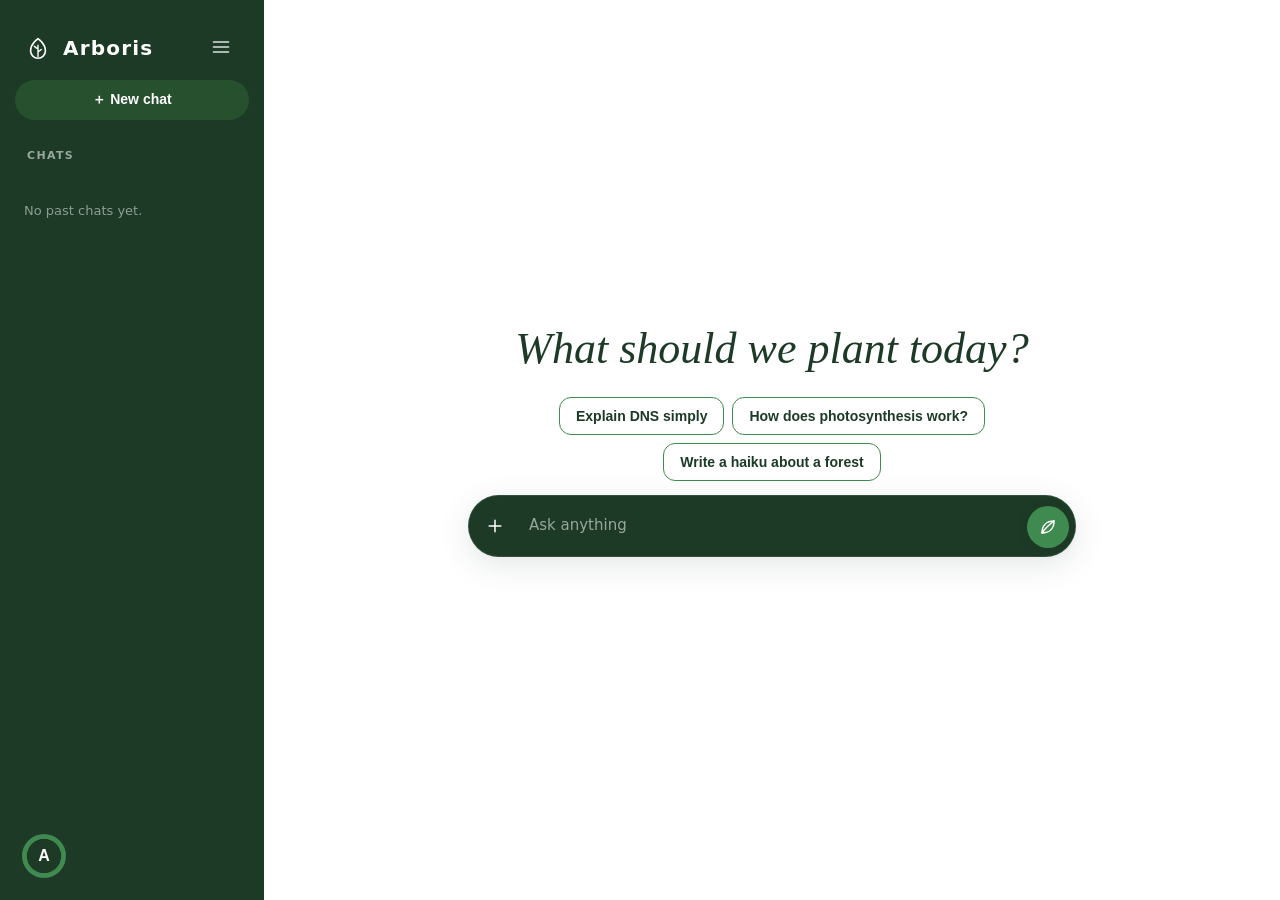
<file: website/index.html>
<!doctype html>
<html lang="en">
<head>
<meta charset="utf-8">
<meta name="viewport" content="width=device-width, initial-scale=1">
<title>Arboris: Low-Carbon AI Chat</title>
<meta name="description" content="Arboris: lower-carbon AI chat. Shorter prompts, right-sized answers, estimated energy per answer.">
<meta property="og:title" content="Arboris">
<meta property="og:description" content="Lower-carbon AI chat with right-sized answers and an honest energy estimate.">
<meta property="og:type" content="website">
<link rel="icon" href="data:image/svg+xml,%3Csvg%20xmlns='http://www.w3.org/2000/svg'%20viewBox='0%200%2028%2028'%3E%3Cpath%20d='M14%203C14%203%206%208%206%2016c0%204.4%203.6%208%208%208s8-3.6%208-8C22%208%2014%203%2014%203z'%20fill='%233f8a4e'/%3E%3C/svg%3E">
<link rel="stylesheet" href="styles.css">
</head>
<body>

<aside class="sidebar" id="sidebar" aria-label="Chats">
  <div class="side-head">
    <a class="side-brand" href="index.html" aria-label="Arboris home">
      <svg width="22" height="22" viewBox="0 0 28 28" fill="none" stroke="currentColor" stroke-width="1.8"><path d="M14 3C14 3 6 8 6 16c0 4.4 3.6 8 8 8s8-3.6 8-8C22 8 14 3 14 3z"/><path d="M14 10v12M14 14c-2.5-1.5-4-3-4-3M14 17c2-1 3.5-2.5 3.5-2.5" stroke-linecap="round" stroke-width="1.5"/></svg>
      Arboris
    </a>
    <button class="side-toggle" id="side-toggle" type="button" aria-label="Toggle chat list" aria-expanded="false"><svg width="20" height="20" viewBox="0 0 24 24" fill="none" stroke="currentColor" stroke-width="2" stroke-linecap="round"><path d="M3 6h18M3 12h18M3 18h18"/></svg></button>
  </div>
  <button class="new-chat" id="new-chat-btn" type="button">＋ New chat</button>
  <div class="chats-label" aria-hidden="true">Chats</div>
  <p class="sr-only" id="chat-list-help">Drag a chat to reorder it, or use Alt and the up or down arrow keys. Right click or press Shift F10 for chat options.</p>
  <div class="chat-rail" id="chat-rail">
    <div class="chat-highlight" id="chat-highlight" aria-hidden="true" hidden></div>
    <nav class="chat-list" id="chat-list" aria-label="Past chats" aria-describedby="chat-list-help"></nav>
  </div>
  <div class="sr-only" id="chat-order-status" role="status" aria-live="polite"></div>
  <div class="side-acct">
    <button class="acct" id="acct-btn" type="button" aria-label="Account" aria-haspopup="true" aria-expanded="false">
      <span class="acct-ring">
        <svg viewBox="0 0 40 40" aria-hidden="true"><circle class="ring-bg" cx="20" cy="20" r="17"/><circle class="ring-fg" id="ring-fg" cx="20" cy="20" r="17"/></svg>
        <span class="acct-face">A</span>
      </span>
    </button>
    <div class="acct-pop" id="acct-pop" hidden>
      <a href="features.html">Features</a>
      <a href="https://github.com/succulentsdev/Arboris" target="_blank" rel="noopener">GitHub</a>
    </div>
  </div>
</aside>
<div class="scrim" id="scrim" aria-hidden="true"></div>

<div class="main">
  <button class="side-open" id="side-open" type="button" aria-label="Open chat list"><svg width="20" height="20" viewBox="0 0 24 24" fill="none" stroke="currentColor" stroke-width="2" stroke-linecap="round"><path d="M3 6h18M3 12h18M3 18h18"/></svg></button>

  <div class="empty" id="empty">
    <h1>What should we plant today?</h1>
    <div class="chips">
      <button class="chip" type="button" data-q="Explain DNS simply">Explain DNS simply</button>
      <button class="chip" type="button" data-q="How does photosynthesis work?">How does photosynthesis work?</button>
      <button class="chip" type="button" data-q="Write a haiku about a forest">Write a haiku about a forest</button>
    </div>
    <div id="composer-home"></div>
  </div>

  <main class="thread" id="thread" aria-label="Conversation">
    <div class="thread-inner" id="chat" role="region" aria-label="Messages"></div>
  </main>
  <div class="sr-only" id="sr-live" aria-live="polite" aria-atomic="true"></div>
  <div id="composer-dock"></div>

  <footer class="composer" id="composer">
    <div class="composer-inner">
      <div id="attachment-list" class="attachment-list" aria-label="Files ready to send" hidden></div>
      <div class="composer-row">
        <button class="btn-attach" id="attach-btn" type="button" aria-label="Attach files" title="Images, PDFs and text files · up to 5 MB each"><svg width="20" height="20" viewBox="0 0 24 24" fill="none" stroke="currentColor" stroke-width="1.8" stroke-linecap="round"><path d="M12 5v14M5 12h14"/></svg></button>
        <input id="file-input" type="file" multiple accept="image/png,image/jpeg,image/gif,image/webp,application/pdf,text/*,.md,.csv,.json,.jsonl,.yaml,.yml,.log,.py,.js,.ts,.css,.html,.xml,.sql,.toml" hidden>
        <textarea id="ci" rows="1" placeholder="Ask anything" autocomplete="off" aria-label="Your question"></textarea>
        <button class="btn-send" id="sb" type="button" aria-label="Send"><svg width="18" height="18" viewBox="0 0 24 24" fill="none" stroke="currentColor" stroke-width="2" stroke-linecap="round" stroke-linejoin="round"><path d="M20 4C10 4 4 10 4 20c10 0 16-6 16-16z"/><path d="M4 20C8 14 12 10 20 4"/></svg></button>
      </div>
    </div>
  </footer>
</div>

<div id="toast" role="status"></div>
<div id="cache-flash" aria-hidden="true"></div>
<div id="file-drop-overlay" class="file-drop-overlay" aria-hidden="true"><span>Drop files to attach</span></div>
<div id="chat-menu" class="chat-menu" role="menu" aria-label="Chat options" hidden>
  <button type="button" role="menuitem" data-chat-command="rename">Rename</button>
  <button type="button" role="menuitem" data-chat-command="delete">Delete</button>
</div>
<dialog id="chat-rename-dialog" class="chat-dialog" aria-labelledby="chat-rename-title">
  <form method="dialog">
    <h2 id="chat-rename-title">Rename chat</h2>
    <label for="chat-name">Chat name</label>
    <input id="chat-name" name="title" required maxlength="120" autocomplete="off">
    <div class="chat-dialog-actions">
      <button type="submit" value="cancel" formnovalidate>Cancel</button>
      <button type="submit" value="confirm" class="primary">Save</button>
    </div>
  </form>
</dialog>
<dialog id="chat-delete-dialog" class="chat-dialog" aria-labelledby="chat-delete-title">
  <form method="dialog">
    <h2 id="chat-delete-title">Delete chat?</h2>
    <p id="chat-delete-description"></p>
    <div class="chat-dialog-actions">
      <button type="submit" value="cancel">Cancel</button>
      <button type="submit" value="confirm" class="primary">Delete</button>
    </div>
  </form>
</dialog>

<script src="app.js"></script>
<script>
/* V5 page behavior: empty state + composer docking + chips */
(function(){
  var chat=document.getElementById('chat');
  var composer=document.getElementById('composer');
  var home=document.getElementById('composer-home');
  var dock=document.getElementById('composer-dock');
  function sync(){
    var has=chat.children.length>0;
    document.body.classList.toggle('has-messages',has);
    var target=has?dock:home;
    if(composer.parentNode!==target)target.appendChild(composer);
  }
  new MutationObserver(sync).observe(chat,{childList:true});
  sync();
  document.querySelectorAll('.chip[data-q]').forEach(function(ch){
    ch.addEventListener('click',function(){
      var ci=document.getElementById('ci');
      ci.value=ch.getAttribute('data-q');ci.focus();
      document.getElementById('sb').click();
    });
  });
  var thread=document.getElementById('thread');
  new MutationObserver(function(){thread.scrollTop=thread.scrollHeight;}).observe(chat,{childList:true,subtree:true});
})();
</script>
</body>
</html>
</file>
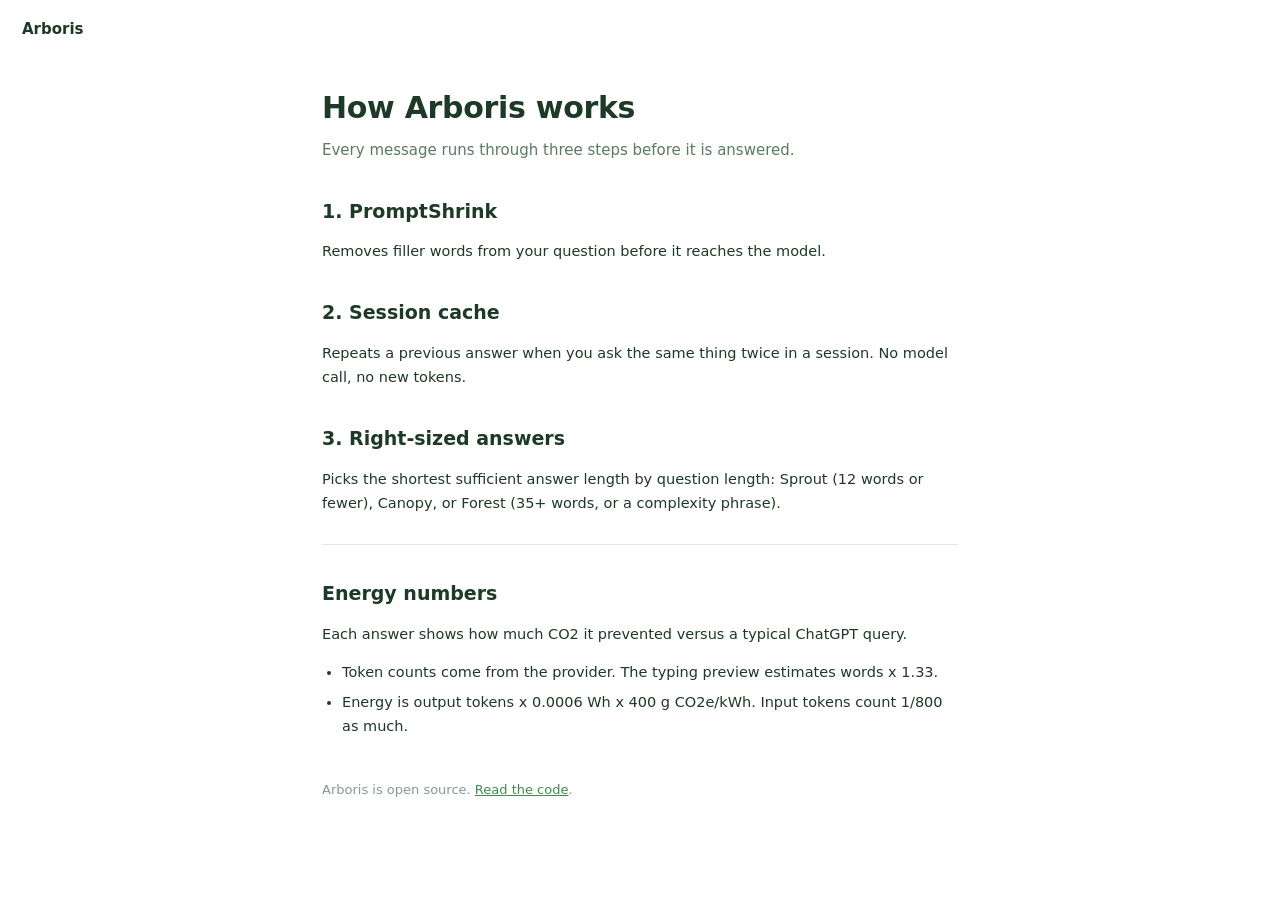
<file: website/features.html>
<!doctype html>
<html lang="en">
<head>
<meta charset="utf-8">
<meta name="viewport" content="width=device-width, initial-scale=1">
<title>Features - Arboris</title>
<meta name="description" content="How Arboris works: prompt trimming, right-sized answers, session caching, energy estimates.">
<link rel="icon" href="data:image/svg+xml,%3Csvg%20xmlns='http://www.w3.org/2000/svg'%20viewBox='0%200%2028%2028'%3E%3Cpath%20d='M14%203C14%203%206%208%206%2016c0%204.4%203.6%208%208%208s8-3.6%208-8C22%208%2014%203%2014%203z'%20fill='%233f8a4e'/%3E%3C/svg%3E">
<link rel="stylesheet" href="styles.css">
</head>
<body class="doc">
<div class="main">
<header class="doc-top"><a href="index.html">Arboris</a></header>

<main class="doc-page">
  <h1>How Arboris works</h1>
  <p class="lede">Every message runs through three steps before it is answered.</p>

  <h2>1. PromptShrink</h2>
  <p>Removes filler words from your question before it reaches the model.</p>

  <h2>2. Session cache</h2>
  <p>Repeats a previous answer when you ask the same thing twice in a session. No model call, no new tokens.</p>

  <h2>3. Right-sized answers</h2>
  <p>Picks the shortest sufficient answer length by question length: Sprout (12 words or fewer), Canopy, or Forest (35+ words, or a complexity phrase).</p>

  <hr class="rule">

  <h2>Energy numbers</h2>
  <p>Each answer shows how much CO2 it prevented versus a typical ChatGPT query.</p>
  <ul>
    <li>Token counts come from the provider. The typing preview estimates words x 1.33.</li>
    <li>Energy is output tokens x 0.0006 Wh x 400 g CO2e/kWh. Input tokens count 1/800 as much.</li>
  </ul>

  <p class="foot">Arboris is open source. <a href="https://github.com/succulentsdev/Arboris" target="_blank" rel="noopener">Read the code</a>.</p>
</main>
</div>
</body>
</html>
</file>
<file: website/styles.css>
/* Arboris V10 — locked palette: dark forest green, standard green, white. */
:root{
  --forest:#1c3a26;
  --forest-2:#27502f;
  --green:#3f8a4e;
  --white:#ffffff;
  --ink-dim:#5a7a64;
  --ink-faint:rgba(28,58,38,.52);
  --stroke:rgba(28,58,38,.12);
  --shadow:0 8px 32px rgba(28,58,38,.12);
  --radius:14px;
  --font-body:system-ui,-apple-system,'Segoe UI',sans-serif;
  --font-display:Georgia,'Times New Roman',serif;
  --font-mono:ui-monospace,'Cascadia Code',monospace;
  --err:#b3402e;
  color-scheme:light;
}
*{box-sizing:border-box}
html,body{height:100%}
body{
  margin:0;font:15px/1.55 var(--font-body);color:var(--forest);
  height:100dvh;display:flex;overflow:hidden;
  background:var(--white);
  -webkit-font-smoothing:antialiased;
}
.sr-only{position:absolute;width:1px;height:1px;overflow:hidden;clip:rect(0 0 0 0);white-space:nowrap}
a{color:var(--green)}

/* ── Sidebar: dark forest, Kerbal-adapted ── */
.sidebar{
  flex:0 0 264px;display:flex;flex-direction:column;z-index:30;
  background:var(--forest);color:#fff;
  padding:29px 0 0;
}
.side-head{display:flex;align-items:center;justify-content:space-between;margin:0 15px 12px;padding:0 10px}
.side-brand{display:flex;align-items:center;gap:12px;font-weight:600;font-size:20px;letter-spacing:.06em;color:#fff;text-decoration:none}
.side-brand svg{color:#fff;display:block;width:26px;height:26px}
.side-toggle{
  display:block;border:0;background:transparent;color:rgba(255,255,255,.85);
  padding:8px;border-radius:8px;cursor:pointer;
}
.side-toggle:hover{color:#fff;background:rgba(255,255,255,.08)}
/* Floating reopen button: visible when sidebar collapsed (desktop) or drawer closed (mobile) */
.side-open{
  display:none;position:fixed;top:12px;left:12px;z-index:40;
  width:40px;height:40px;border-radius:12px;border:1px solid var(--stroke);cursor:pointer;
  background:var(--white);color:var(--forest);
  align-items:center;justify-content:center;box-shadow:var(--shadow);
}
.side-open:hover{background:#f4f7f4}
@media(min-width:821px){body.side-collapsed .side-open{display:flex}}
@media(max-width:820px){
  .side-open{display:flex}
  .sidebar.open+.scrim+.main .side-open{display:none}
}
.new-chat{
  width:auto;padding:11px 12px;border:0;border-radius:999px;cursor:pointer;
  background:var(--forest-2);color:#fff;font-weight:700;font-size:14px;margin:0 15px 27px;
}
.new-chat:hover{background:#2f5c38}
.chats-label{
  font-size:11px;font-weight:700;letter-spacing:.12em;text-transform:uppercase;
  color:rgba(255,255,255,.55);padding:0 12px;margin:0 15px 13px;
}
.chat-rail{position:relative;isolation:isolate;flex:1 1 auto;overflow-y:auto;overflow-x:hidden;min-height:0;scrollbar-width:thin;scrollbar-color:var(--forest-2) transparent}
.chat-list{position:relative;z-index:1;display:flex;flex-direction:column;gap:4px;margin-left:12px;padding:16px 0;min-height:0}
.chat-highlight{position:absolute;z-index:0;left:12px;right:0;top:0;background:var(--white);border-radius:12px 0 0 12px;pointer-events:none;transition:transform 360ms cubic-bezier(.22,1,.36,1),height 360ms cubic-bezier(.22,1,.36,1),opacity 160ms ease;will-change:transform}
.chat-highlight[hidden]{display:none}
.chat-highlight.positioning{transition:none}
.chat-highlight::before,.chat-highlight::after{content:'';position:absolute;right:0;width:16px;height:16px;pointer-events:none}
.chat-highlight::before{top:-16px;background:radial-gradient(circle at 0 0,transparent 15.5px,var(--white) 16px)}
.chat-highlight::after{bottom:-16px;background:radial-gradient(circle at 0 100%,transparent 15.5px,var(--white) 16px)}
.chat-item{
  display:flex;align-items:center;gap:12px;width:auto;text-align:left;
  border:0;background:transparent;cursor:pointer;
  color:rgba(255,255,255,.75);font:13.5px/1.5 var(--font-body);
  padding:11px 46px 11px 14px;border-radius:12px;margin:0;min-height:44px;flex:none;
  white-space:nowrap;overflow:hidden;user-select:none;-webkit-user-select:none;touch-action:none;
  transition:color 160ms ease;
}
.chat-item svg{width:17px;height:17px;color:#fff;flex:0 0 auto}
.chat-item .ct{flex:1 1 auto;min-width:0;overflow:hidden;text-overflow:ellipsis}
.chat-item:hover{color:#fff}
.chat-item.active{background:transparent;color:var(--forest)}
.chat-item.active svg{color:var(--forest)}
.chat-item .cd{font-size:11px;color:rgba(255,255,255,.5);flex:0 0 auto}
.chat-item.active .cd{color:rgba(28,58,38,.55)}
.chat-list-empty{color:rgba(255,255,255,.5);font-size:13px;padding:8px 12px}
.chat-item:focus-visible{outline:2px solid var(--green);outline-offset:-4px}
.chat-options{position:absolute;right:6px;z-index:2;width:32px;height:32px;padding:0;border:0;border-radius:9px;background:transparent;color:rgba(255,255,255,.75);cursor:pointer;display:grid;place-items:center;opacity:0}
.chat-options svg{width:17px;height:17px}
.chat-item:hover+.chat-options,.chat-item:focus-visible+.chat-options,.chat-options:hover,.chat-options:focus-visible,.chat-options[aria-expanded="true"]{opacity:1}
.chat-item.active+.chat-options{color:var(--forest)}
.chat-options:hover{background:rgba(63,138,78,.14)}
.chat-options:focus-visible{outline:2px solid var(--green);outline-offset:-2px}
.chat-sorting .chat-options{opacity:0;pointer-events:none}
.chat-menu{position:fixed;z-index:120;min-width:170px;padding:6px;background:var(--white);border:1px solid var(--stroke);border-radius:14px;box-shadow:var(--shadow);color:var(--forest)}
.chat-menu[hidden]{display:none}
.chat-menu button{display:block;width:100%;padding:9px 12px;border:0;border-radius:9px;background:transparent;color:inherit;text-align:left;font:14px var(--font-body);cursor:pointer}
.chat-menu button:hover,.chat-menu button:focus-visible{background:rgba(28,58,38,.07);outline:none}
.chat-menu [data-chat-command="delete"]{color:var(--err)}
.chat-dialog{width:min(420px,calc(100vw - 32px));padding:26px;border:1px solid var(--stroke);border-radius:22px;background:var(--white);color:var(--forest);box-shadow:var(--shadow);font:15px/1.55 var(--font-body)}
.chat-dialog::backdrop{background:rgba(28,58,38,.3)}
.chat-dialog h2{font-size:21px;line-height:1.3;margin:0 0 20px}
.chat-dialog label{display:block;font-size:13px;margin-bottom:7px}
.chat-dialog input{width:100%;padding:11px 13px;font:15px var(--font-body);border:1px solid var(--stroke);border-radius:12px;color:var(--forest);background:var(--white)}
.chat-dialog input:focus{outline:2px solid var(--green);outline-offset:1px}
.chat-dialog p{overflow-wrap:anywhere}
.chat-dialog-actions{display:flex;justify-content:flex-end;gap:9px;margin-top:24px}
.chat-dialog-actions button{min-height:40px;padding:9px 16px;border:1px solid var(--stroke);border-radius:12px;background:var(--white);color:var(--forest);font:14px var(--font-body);cursor:pointer}
.chat-dialog-actions .primary{background:var(--forest);color:var(--white);border-color:var(--forest)}
@media(hover:none),(pointer:coarse){.chat-options{opacity:1}}
.chat-sorting,.chat-sorting *{cursor:grabbing!important;user-select:none!important;-webkit-user-select:none!important}
.chat-sorting #chat-list .chat-item{transition:transform 280ms cubic-bezier(.22,1,.36,1),color 160ms ease}
.chat-sorting .chat-highlight{transition:transform 280ms cubic-bezier(.22,1,.36,1),height 280ms cubic-bezier(.22,1,.36,1)}
.chat-item.drag-source{opacity:0}
.chat-drag-ghost{position:fixed;z-index:100;pointer-events:none;margin:0;background:var(--forest);border-radius:12px;box-shadow:0 12px 30px rgba(0,0,0,.2);opacity:1;transition:none}
.chat-drag-ghost.active{background:var(--white);color:var(--forest)}
.chat-drag-ghost.settling{transition:transform 240ms cubic-bezier(.22,1,.36,1)}
/* Account block at sidebar bottom */
.side-acct{margin:auto 15px 0;padding:20px 4px 19px;position:relative;flex:0 0 auto}
.acct{background:transparent;border:0;cursor:pointer;padding:2px;display:block}
.acct-ring{position:relative;display:block;width:46px;height:46px}
.acct-ring svg{width:46px;height:46px;transform:rotate(-90deg);display:block}
.ring-bg{fill:none;stroke:rgba(255,255,255,.22);stroke-width:4}
.ring-fg{fill:none;stroke:var(--green);stroke-width:4;stroke-linecap:round;transition:stroke-dashoffset .4s ease}
.acct-face{position:absolute;inset:0;display:flex;align-items:center;justify-content:center;font-weight:700;font-size:16px;color:#fff}
.acct-pop{
  position:absolute;left:0;bottom:calc(100% + 8px);z-index:50;min-width:170px;
  background:var(--white);
  border:1px solid var(--stroke);border-radius:12px;padding:6px;box-shadow:var(--shadow);
}
.acct-pop a{display:block;color:var(--forest);text-decoration:none;font-size:13.5px;font-weight:600;padding:9px 12px;border-radius:8px}
.acct-pop a:hover{background:rgba(28,58,38,.06)}
.scrim{display:none}
.main{flex:1 1 auto;min-width:0;display:flex;flex-direction:column;height:100dvh;position:relative;background:var(--white)}

/* ── Collapsible sidebar (desktop, ChatGPT-style) ── */
@media(min-width:821px){
  .sidebar{transition:flex-basis .28s ease,padding .28s ease;overflow:hidden}
  .sidebar>*{transition:opacity .18s ease}
  body.side-collapsed .sidebar{flex-basis:0;padding-left:0;padding-right:0}
  body.side-collapsed .sidebar>*{opacity:0;pointer-events:none}
  body.side-collapsed.has-messages #composer-dock .composer{left:16px}
}

/* ── Chat thread (internal scroll) ── */
.thread{
  flex:1 1 auto;overflow-y:auto;overscroll-behavior:contain;
  padding:52px 20px 16px;scroll-behavior:smooth;min-height:0;
}
@media(min-width:821px){.thread{padding-top:12vh}}
.thread-inner{max-width:720px;margin:0 auto;display:flex;flex-direction:column;gap:22px;padding-bottom:8px}
body.has-messages .thread-inner{padding-bottom:96px}
.turn{display:flex;flex-direction:column;gap:8px;animation:rise .38s ease}
@keyframes rise{from{opacity:0;transform:translateY(10px)}to{opacity:1;transform:none}}
.mr{display:flex}
.mr.user{justify-content:flex-end}
.mr.bot{justify-content:flex-start}
/* Message cards share the sidebar and composer's rounded forest palette. */
.msg{
  max-width:min(85%,680px);
  overflow-wrap:break-word;white-space:pre-wrap;
  color:var(--forest);font-size:15.5px;line-height:1.6;
  padding:14px 18px;border:1px solid var(--stroke);border-radius:22px;
  background:rgba(28,58,38,.035);
}
.mr.user .msg{font-weight:500;background:var(--forest);color:var(--white);border-color:transparent;border-bottom-right-radius:8px}
.mr.bot .msg{border-bottom-left-radius:8px}
.msg.err{color:var(--err)}
/* Thinking indicator */
.thinking{
  display:flex;align-items:center;gap:2px;color:var(--forest);font-size:14px;
  animation:rise .3s ease;
}
.th-dots{display:inline-flex;margin-left:4px}
.th-dots i{font-style:normal;animation:tblink 1.2s infinite}
.th-dots i:nth-child(2){animation-delay:.2s}
.th-dots i:nth-child(3){animation-delay:.4s}
@keyframes tblink{0%,60%,100%{opacity:.25}30%{opacity:1}}

/* Receipt: only the CO2-prevented brand line */
.saved-line{font-size:12.5px;color:rgba(28,58,38,.65);margin-top:6px}
.saved-line b{color:var(--forest);font-weight:600}
/* PromptShrink diff preview */
.diff-row{font-size:13px;color:var(--ink-dim);margin-top:6px}
.da{color:var(--forest)}
.px{color:var(--ink-faint);text-decoration:line-through}

/* ── Empty state ── */
.empty{
  flex:1 1 auto;display:flex;flex-direction:column;align-items:center;justify-content:center;
  text-align:center;padding:20px;gap:14px;min-height:0;overflow-y:auto;
}
body.has-messages .empty{display:none}
body:not(.has-messages) .thread,body:not(.has-messages) #composer-dock{display:none}
.empty h1{font-family:var(--font-display);font-style:italic;font-weight:400;font-size:clamp(28px,5vw,44px);margin:0;color:var(--forest)}
.chips{display:flex;flex-wrap:wrap;gap:8px;justify-content:center;max-width:640px}
.chip{
  border:1px solid var(--green);background:var(--white);color:var(--forest);
  font-size:14px;font-weight:600;
  padding:10px 16px;border-radius:12px;cursor:pointer;
}
.chip:hover{background:rgba(63,138,78,.08)}
#composer-home{width:100%;max-width:640px}

/* ── Composer: dark forest pill, white text, green leaf send ── */
.composer{
  z-index:20;background:transparent;border:0;
  padding:0 16px calc(28px + env(safe-area-inset-bottom));
}
.composer-inner{max-width:720px;margin:0 auto}
.composer-row{
  display:flex;gap:10px;align-items:flex-end;
  background:var(--forest);
  border:1px solid rgba(255,255,255,.10);border-radius:999px;
  padding:6px;box-shadow:var(--shadow);
}
.btn-attach{flex:none;width:40px;height:40px;align-self:flex-end;margin-bottom:4px;border:0;border-radius:50%;display:grid;place-items:center;background:transparent;color:var(--white);cursor:pointer}
.btn-attach:hover{background:rgba(255,255,255,.12)}
.btn-attach:focus-visible{outline:2px solid var(--white);outline-offset:-3px}
.attachment-list,.message-attachments{display:flex;flex-wrap:wrap;gap:8px}
.attachment-list{padding:0 8px 10px}
.attachment-list[hidden]{display:none}
.attachment-card{position:relative;display:flex;align-items:center;gap:9px;min-width:0;max-width:240px;padding:8px 10px;border:1px solid var(--stroke);border-radius:14px;background:var(--white);color:var(--forest);text-align:left;font-size:12px;line-height:1.35}
.attachment-card img{width:44px;height:44px;object-fit:cover;border-radius:8px;flex:none}
.attachment-card .file-symbol{width:30px;height:36px;display:grid;place-items:center;background:rgba(63,138,78,.09);border-radius:7px;flex:none}
.attachment-name{overflow:hidden;text-overflow:ellipsis;white-space:nowrap;max-width:150px}
.attachment-size{display:block;font-size:10px;color:var(--ink-dim);margin-top:3px}
.attachment-remove{border:0;background:transparent;color:var(--ink-dim);font:20px var(--font-body);padding:2px 4px;cursor:pointer;border-radius:6px}
.attachment-remove:hover{background:rgba(28,58,38,.07);color:var(--forest)}
.message-attachments{margin-top:10px;white-space:normal}
.message-attachments .attachment-card{max-width:100%}
.file-drop-overlay{position:fixed;inset:0;z-index:9999;pointer-events:none;border:3px solid var(--green);border-radius:18px;box-shadow:inset 0 0 32px rgba(63,138,78,.35),0 0 28px rgba(63,138,78,.6);background:rgba(63,138,78,.035);opacity:0;visibility:hidden;transition:opacity 120ms ease}
.file-drop-overlay span{position:absolute;left:50%;top:28px;transform:translateX(-50%);padding:11px 18px;border-radius:14px;background:var(--forest);color:var(--white);box-shadow:var(--shadow);font:14px var(--font-body);white-space:nowrap}
.file-dragging .file-drop-overlay{opacity:1;visibility:visible}
body.has-messages #composer-dock .composer{
  position:fixed;left:280px;right:16px;bottom:0;
}
#ci{
  flex:1;padding:13px 4px;font-size:15px;line-height:1.45;
  border:0;background:transparent;color:#fff;outline:none;
  font-family:var(--font-body);
  resize:none;overflow-x:hidden;overflow-y:hidden;max-height:180px;
}
#ci::placeholder{color:rgba(255,255,255,.55)}
.btn-send{
  flex:0 0 auto;width:42px;height:42px;border:0;border-radius:50%;cursor:pointer;
  background:var(--green);color:#fff;display:flex;align-items:center;justify-content:center;
  box-shadow:0 2px 10px rgba(30,50,40,.25);margin-bottom:2px;
}
.btn-send:hover{background:#4a9a59}
.btn-send svg{display:block}

/* Toast + misc */
#toast{
  position:fixed;bottom:96px;left:50%;transform:translateX(-50%) translateY(8px);z-index:60;
  background:var(--forest);
  border:1px solid rgba(255,255,255,.12);color:#fff;font-size:13px;font-weight:600;
  padding:10px 18px;border-radius:12px;opacity:0;pointer-events:none;transition:opacity .25s,transform .25s;
  max-width:90vw;text-align:center;
}
#toast.show{opacity:1;transform:translateX(-50%) translateY(0)}
#cache-flash{position:fixed;inset:0;pointer-events:none;z-index:5}

/* ── Minimal white content pages ── */
body.doc{background:#fff;color:var(--forest);display:block;height:auto;min-height:100dvh;overflow-y:auto}
body.doc .doc-top{padding:18px 22px 0}
body.doc .doc-top a{color:var(--forest);text-decoration:none;font-weight:700;font-size:15px}
body.doc .doc-top a:hover{text-decoration:underline}
.doc .main{height:auto;min-height:100dvh}
.doc-page{max-width:680px;margin:0 auto;padding:44px 22px 70px}
.doc-page h1{font-size:30px;margin:0 0 6px;letter-spacing:-.01em;color:var(--forest)}
.doc-page .lede{color:var(--ink-dim);font-size:15px;margin:0 0 34px}
.doc-page h2{font-size:19px;margin:34px 0 10px;color:var(--forest)}
.doc-page p,.doc-page li{color:var(--forest);font-size:14.5px;line-height:1.65}
.doc-page ul{margin:8px 0;padding-left:20px}
.doc-page li{margin-bottom:6px}
.doc-page b{color:var(--forest)}
.doc-page .rule{border:0;border-top:1px solid var(--stroke);margin:28px 0}
.doc-page .foot{margin-top:40px;font-size:13px;color:var(--ink-faint)}
.doc-page a{color:var(--green)}
.doc-page details{margin-top:8px}
.doc-page summary{cursor:pointer;font-weight:700;font-size:14px;color:var(--forest)}

/* ── Mobile ── */
@media(max-width:820px){
  .sidebar{
    position:fixed;top:0;bottom:0;left:0;width:270px;
    transform:translateX(-105%);transition:transform .25s ease;
  }
  .sidebar.open{transform:none}
  .chat-highlight{right:12px;border-radius:12px}
  .chat-highlight::before,.chat-highlight::after{display:none}
  .chat-list{margin-right:12px}
  .scrim{display:block;position:fixed;inset:0;z-index:25;background:rgba(0,0,0,.45);opacity:0;pointer-events:none;transition:opacity .25s}
  .sidebar.open+.scrim{opacity:1;pointer-events:auto}
  .side-toggle{display:block}
  body.has-messages #composer-dock .composer{left:12px;right:12px}
}
@media(prefers-reduced-motion:reduce){
  .chat-highlight,.chat-item,.chat-drag-ghost,.sidebar,.sidebar>*,.scrim{transition:none!important}
}
</file>
